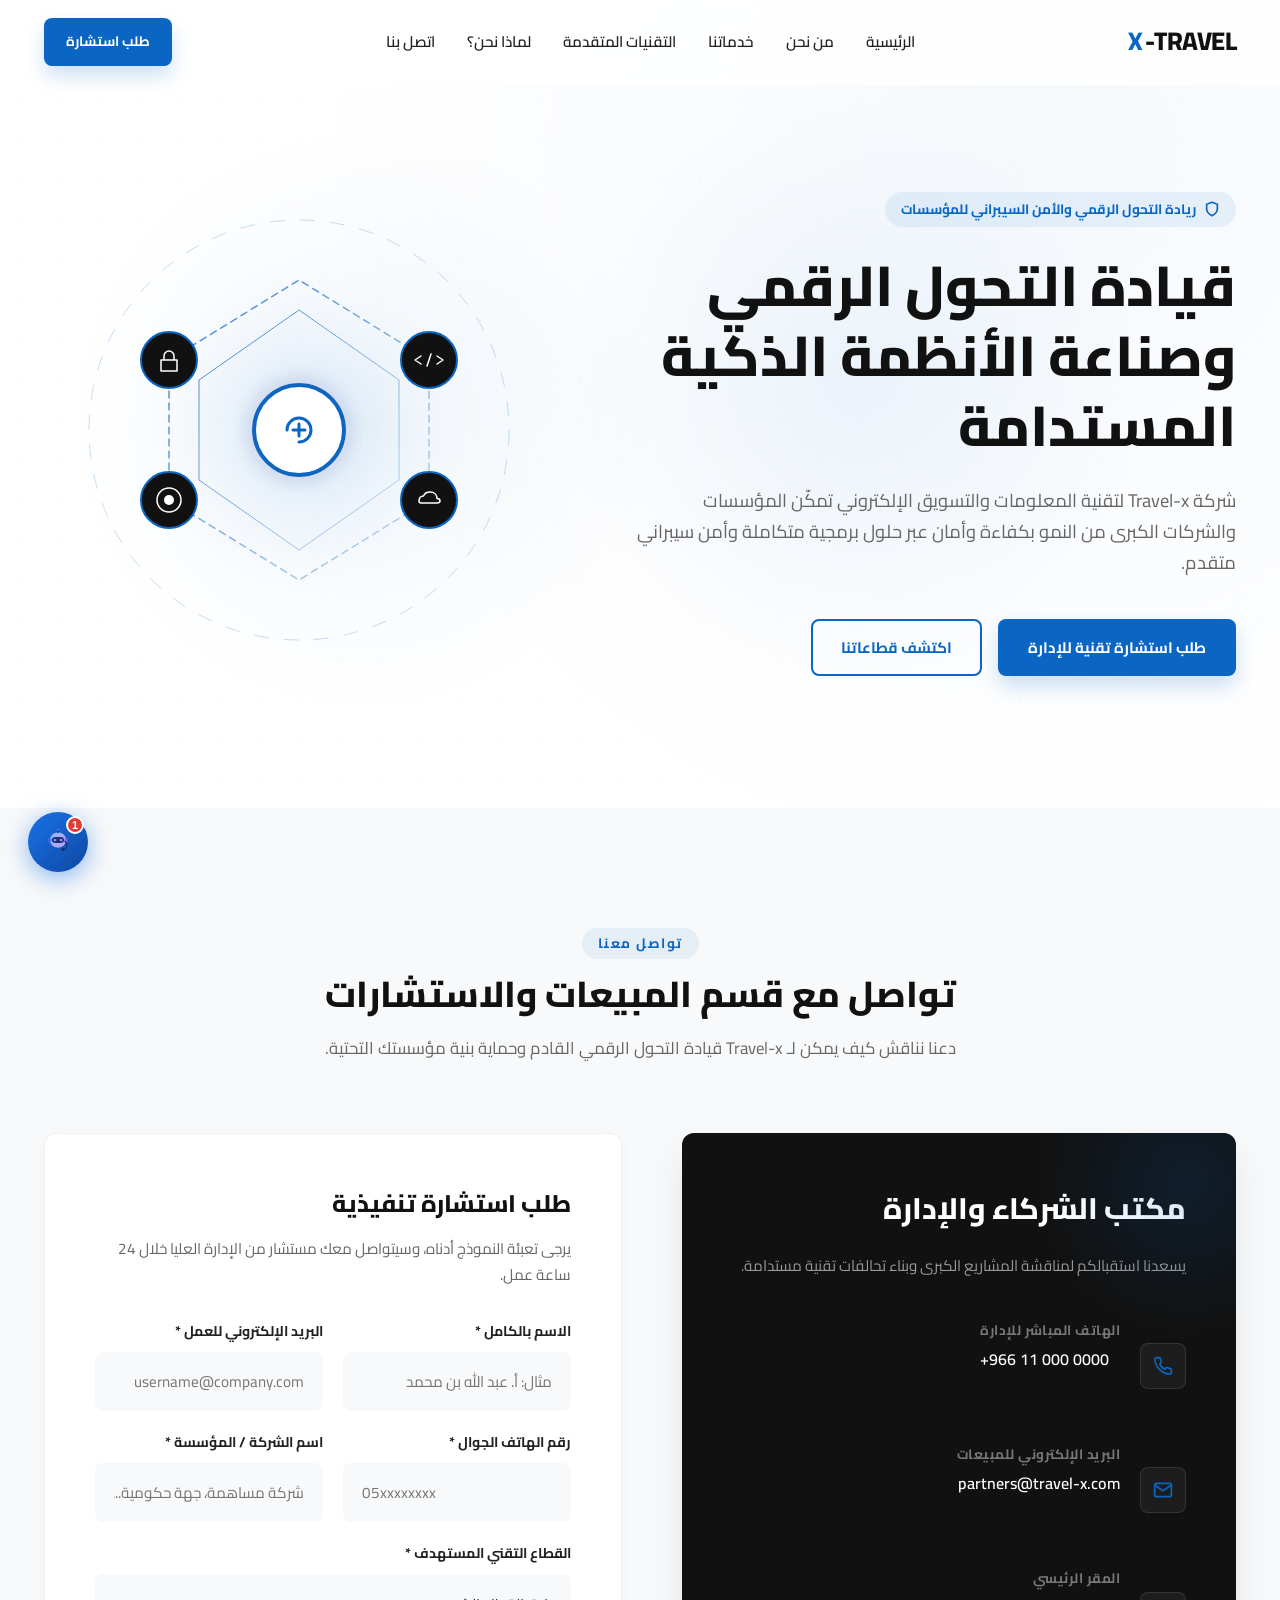
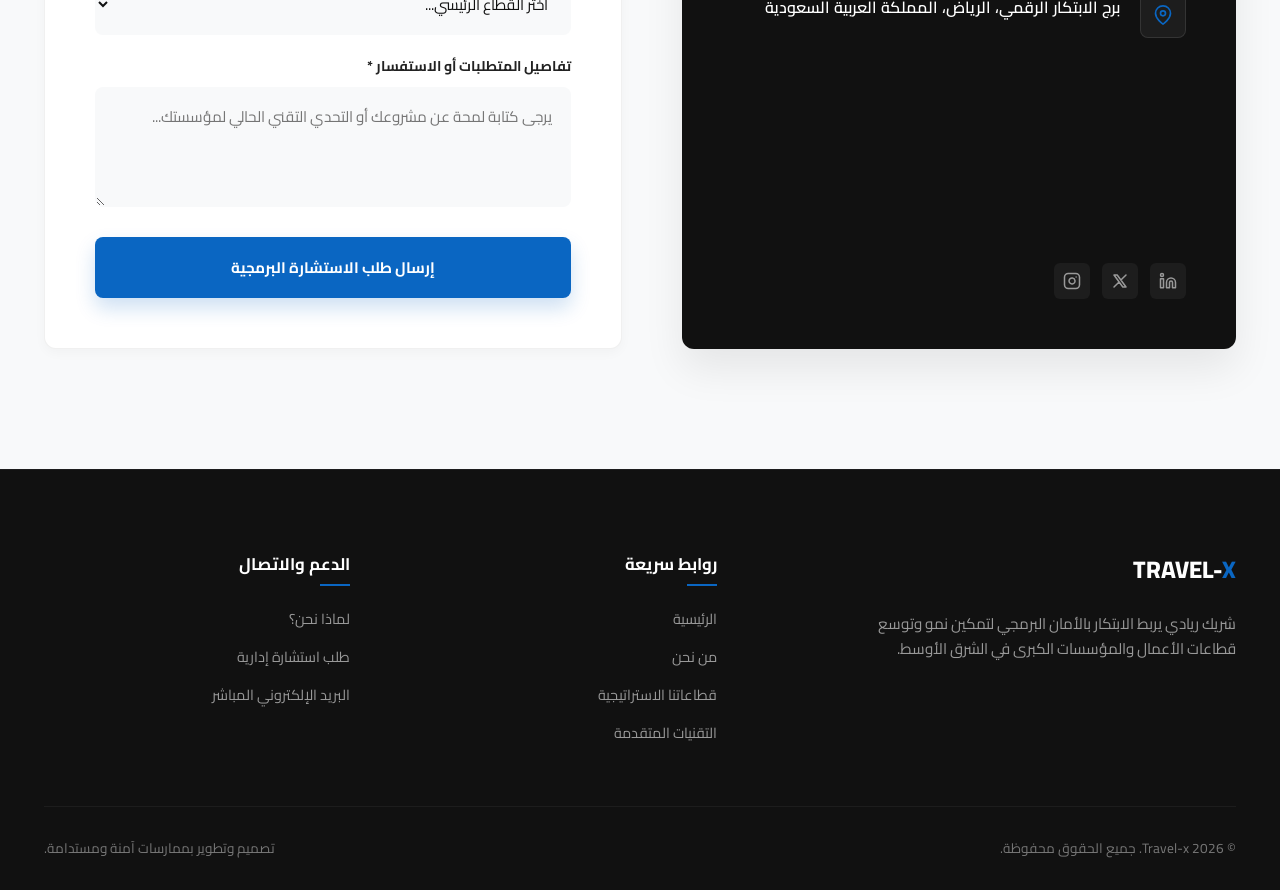
<file: index.html>
<!DOCTYPE html>
<html lang="ar" dir="rtl">

<head>
  <meta charset="UTF-8">
  <meta name="viewport" content="width=device-width, initial-scale=1.0">
  <title>Travel-x | قيادة التحول الرقمي وأنظمة التقنية المتكاملة</title>
  <meta name="description"
    content="شركة Travel-x لتقنية المعلومات والتسويق الإلكتروني تمكّن المؤسسات والشركات الكبرى من النمو بكفاءة وأمان عبر حلول برمجية متكاملة وأمن سيبراني متقدم.">
  <meta name="keywords"
    content="Travel-x, ترافل إكس, أمن سيبراني, برمجة, تسويق رقمي, تحول رقمي, ذكاء اصطناعي, SaaS, ERP, CRM, تطوير مواقع">
  <meta name="author" content="Travel-x">
  <meta property="og:title" content="Travel-x | قيادة التحول الرقمي والحلول البرمجية الفاخرة">
  <meta property="og:description"
    content="تمكين المؤسسات والشركات الكبرى من النمو بكفاءة وأمان عبر حلول برمجية متكاملة وأمن سيبراني متقدم.">
  <meta property="og:type" content="website">
  <link rel="preconnect" href="https://fonts.googleapis.com">
  <link rel="preconnect" href="https://fonts.gstatic.com" crossorigin>
  <link href="https://fonts.googleapis.com/css2?family=Cairo:wght@300;400;500;600;700;800&display=swap"
    rel="stylesheet">
  <link rel="stylesheet" href="styles.css">
</head>

<body>

  <!-- Background Layer -->
  <div class="bg-grid"></div>
  <div class="bg-gradient-radial" style="top: 10%; right: 10%;"></div>
  <div class="bg-gradient-radial" style="bottom: 20%; left: 5%;"></div>

  <!-- Header -->
  <header class="header" id="header">
    <div class="container">
      <nav class="nav-container">
        <div class="logo-container">
          <a href="index.html" class="logo-text" aria-label="الصفحة الرئيسية لشركة Travel-x">
            TRAVEL-<span class="logo-x">X</span>
          </a>
        </div>
        <ul class="nav-list" id="nav-list">
          <li><a href="index.html" class="nav-link active">الرئيسية</a></li>
          <li><a href="about.html" class="nav-link">من نحن</a></li>
          <li><a href="services.html" class="nav-link">خدماتنا</a></li>
          <li><a href="services.html#tech" class="nav-link">التقنيات المتقدمة</a></li>
          <li><a href="about.html#why-us" class="nav-link">لماذا نحن؟</a></li>
          <li><a href="#contact" class="nav-link">اتصل بنا</a></li>
        </ul>
        <div class="header-action">
          <a href="#contact" class="btn btn-primary">طلب استشارة</a>
        </div>
        <button class="menu-toggle" id="menu-toggle" aria-label="فتح قائمة التنقل">
          <span></span><span></span><span></span>
        </button>
      </nav>
    </div>
  </header>

  <!-- Hero Section -->
  <section class="hero-section" id="hero">
    <div class="container">
      <div class="hero-grid">
        <div class="hero-content">
          <div class="hero-tag">
            <svg width="16" height="16" viewBox="0 0 24 24" fill="none" stroke="currentColor" stroke-width="2.5"
              stroke-linecap="round" stroke-linejoin="round">
              <path d="M12 22s8-4 8-10V5l-8-3-8 3v7c0 6 8 10 8 10z" />
            </svg>
            ريادة التحول الرقمي والأمن السيبراني للمؤسسات
          </div>
          <h1 class="hero-headline">قيادة التحول الرقمي وصناعة الأنظمة الذكية المستدامة</h1>
          <p class="hero-subheadline">شركة Travel-x لتقنية المعلومات والتسويق الإلكتروني تمكّن المؤسسات والشركات الكبرى
            من النمو بكفاءة وأمان عبر حلول برمجية متكاملة وأمن سيبراني متقدم.</p>
          <div class="hero-actions">
            <a href="#contact" class="btn btn-primary">طلب استشارة تقنية للإدارة</a>
            <a href="services.html" class="btn btn-outline">اكتشف قطاعاتنا</a>
          </div>
        </div>
        <div class="hero-visual">
          <div class="hero-svg-wrapper">
            <svg viewBox="0 0 500 500" width="100%" height="100%" fill="none" xmlns="http://www.w3.org/2000/svg">
              <defs>
                <radialGradient id="grad-center" cx="50%" cy="50%" r="50%">
                  <stop offset="0%" stop-color="#0A66C2" stop-opacity="0.15" />
                  <stop offset="100%" stop-color="#FFFFFF" stop-opacity="0" />
                </radialGradient>
                <linearGradient id="grad-line" x1="0%" y1="0%" x2="100%" y2="100%">
                  <stop offset="0%" stop-color="#0A66C2" stop-opacity="0.8" />
                  <stop offset="100%" stop-color="#0A66C2" stop-opacity="0.2" />
                </linearGradient>
                <filter id="glow" x="-20%" y="-20%" width="140%" height="140%">
                  <feGaussianBlur stdDeviation="8" result="blur" />
                  <feComposite in="SourceGraphic" in2="blur" operator="over" />
                </filter>
              </defs>
              <circle cx="250" cy="250" r="180" fill="url(#grad-center)" />
              <path class="pulse-glow" d="M120 180L250 100L380 180V320L250 400L120 320V180Z" stroke="url(#grad-line)"
                stroke-width="1.5" stroke-dasharray="8 4" />
              <path d="M150 200L250 130L350 200V300L250 370L150 300V200Z" stroke="url(#grad-line)" stroke-width="1" />
              <line x1="250" y1="100" x2="250" y2="400" stroke="url(#grad-line)" stroke-width="1"
                stroke-opacity="0.5" />
              <line x1="120" y1="250" x2="380" y2="250" stroke="url(#grad-line)" stroke-width="1"
                stroke-opacity="0.5" />
              <g class="float-element">
                <circle cx="250" cy="250" r="45" fill="#FFFFFF" stroke="#0A66C2" stroke-width="4" filter="url(#glow)" />
                <path
                  d="M238 250C238 243.373 243.373 238 250 238C256.627 238 262 243.373 262 250C262 256.627 256.627 262 250 262"
                  stroke="#0A66C2" stroke-width="3" stroke-linecap="round" />
                <path d="M244 250L256 250" stroke="#0A66C2" stroke-width="3" stroke-linecap="round" />
                <path d="M250 244L250 256" stroke="#0A66C2" stroke-width="3" stroke-linecap="round" />
              </g>
              <g class="float-element-delayed">
                <circle cx="120" cy="180" r="28" fill="#111111" stroke="#0A66C2" stroke-width="2" />
                <path
                  d="M115 180V176C115 173.239 117.239 171 120 171C122.761 171 125 173.239 125 176V180M112 180H128V191H112V180Z"
                  stroke="#FFFFFF" stroke-width="1.5" stroke-linecap="round" stroke-linejoin="round" />
              </g>
              <g class="float-element">
                <circle cx="380" cy="180" r="28" fill="#111111" stroke="#0A66C2" stroke-width="2" />
                <path d="M372 176L366 180L372 184M388 176L394 180L388 184M382 174L378 186" stroke="#FFFFFF"
                  stroke-width="1.5" stroke-linecap="round" stroke-linejoin="round" />
              </g>
              <g class="float-element">
                <circle cx="120" cy="320" r="28" fill="#111111" stroke="#0A66C2" stroke-width="2" />
                <circle cx="120" cy="320" r="12" stroke="#FFFFFF" stroke-width="1.5" />
                <circle cx="120" cy="320" r="5" fill="#FFFFFF" />
              </g>
              <g class="float-element-delayed">
                <circle cx="380" cy="320" r="28" fill="#111111" stroke="#0A66C2" stroke-width="2" />
                <path
                  d="M372 323C370.895 323 370 322.105 370 321C370 318.5 371.5 316 374.5 316C375.5 313.5 378 312 381 312C385.5 312 388 315 388 318.5C389.5 318.5 391 319.5 391 321C391 322.5 389.5 323 388 323H372Z"
                  stroke="#FFFFFF" stroke-width="1.5" stroke-linejoin="round" />
              </g>
              <circle cx="250" cy="250" r="210" stroke="#0A66C2" stroke-width="0.75" stroke-opacity="0.3"
                stroke-dasharray="15 15" />
            </svg>
          </div>
        </div>
      </div>
    </div>
  </section>

  <!-- Contact Section -->
  <section class="section alt-bg" id="contact">
    <div class="container">
      <div class="section-header">
        <span class="section-tag">تواصل معنا</span>
        <h2 class="section-title">تواصل مع قسم المبيعات والاستشارات</h2>
        <p class="section-desc">دعنا نناقش كيف يمكن لـ Travel-x قيادة التحول الرقمي القادم وحماية بنية مؤسستك التحتية.
        </p>
      </div>
      <div class="contact-layout">
        <div class="contact-info-panel">
          <div class="contact-info-top">
            <h3>مكتب الشركاء والإدارة</h3>
            <p>يسعدنا استقبالكم لمناقشة المشاريع الكبرى وبناء تحالفات تقنية مستدامة.</p>
            <div class="contact-details">
              <div class="contact-detail-item">
                <div class="contact-detail-icon">
                  <svg width="20" height="20" viewBox="0 0 24 24" fill="none" stroke="currentColor" stroke-width="2"
                    stroke-linecap="round" stroke-linejoin="round">
                    <path
                      d="M22 16.92v3a2 2 0 0 1-2.18 2 19.79 19.79 0 0 1-8.63-3.07 19.5 19.5 0 0 1-6-6 19.79 19.79 0 0 1-3.07-8.67A2 2 0 0 1 4.11 2h3a2 2 0 0 1 2 1.72 12.84 12.84 0 0 0 .7 2.81 2 2 0 0 1-.45 2.11L8.09 9.91a16 16 0 0 0 6 6l1.27-1.27a2 2 0 0 1 2.11-.45 12.84 12.84 0 0 0 2.81.7A2 2 0 0 1 22 16.92z" />
                  </svg>
                </div>
                <div class="contact-detail-text">
                  <h4>الهاتف المباشر للإدارة</h4>
                  <p dir="ltr">+966 11 000 0000</p>
                </div>
              </div>
              <div class="contact-detail-item">
                <div class="contact-detail-icon">
                  <svg width="20" height="20" viewBox="0 0 24 24" fill="none" stroke="currentColor" stroke-width="2"
                    stroke-linecap="round" stroke-linejoin="round">
                    <path d="M4 4h16c1.1 0 2 .9 2 2v12c0 1.1-.9 2-2 2H4c-1.1 0-2-.9-2-2V6c0-1.1.9-2 2-2z" />
                    <polyline points="22,6 12,13 2,6" />
                  </svg>
                </div>
                <div class="contact-detail-text">
                  <h4>البريد الإلكتروني للمبيعات</h4>
                  <p>partners@travel-x.com</p>
                </div>
              </div>
              <div class="contact-detail-item">
                <div class="contact-detail-icon">
                  <svg width="20" height="20" viewBox="0 0 24 24" fill="none" stroke="currentColor" stroke-width="2"
                    stroke-linecap="round" stroke-linejoin="round">
                    <path d="M21 10c0 7-9 13-9 13s-9-6-9-13a9 9 0 0 1 18 0z" />
                    <circle cx="12" cy="10" r="3" />
                  </svg>
                </div>
                <div class="contact-detail-text">
                  <h4>المقر الرئيسي</h4>
                  <p>برج الابتكار الرقمي، الرياض، المملكة العربية السعودية</p>
                </div>
              </div>
            </div>
          </div>
          <div class="social-links">
            <a href="#" class="social-icon" aria-label="رابط لينكد إن"><svg width="18" height="18" viewBox="0 0 24 24"
                fill="none" stroke="currentColor" stroke-width="2" stroke-linecap="round" stroke-linejoin="round">
                <path d="M16 8a6 6 0 0 1 6 6v7h-4v-7a2 2 0 0 0-2-2 2 2 0 0 0-2 2v7h-4v-7a6 6 0 0 1 6-6z" />
                <rect x="2" y="9" width="4" height="12" />
                <circle cx="4" cy="4" r="2" />
              </svg></a>
            <a href="#" class="social-icon" aria-label="رابط إكس"><svg width="18" height="18" viewBox="0 0 24 24"
                fill="none" stroke="currentColor" stroke-width="2" stroke-linecap="round" stroke-linejoin="round">
                <path d="M4 4l11.733 16h4.267l-11.733 -16z M4 20l6.768 -6.768 M20 4l-6.768 6.768" />
              </svg></a>
            <a href="#" class="social-icon" aria-label="رابط إنستغرام"><svg width="18" height="18" viewBox="0 0 24 24"
                fill="none" stroke="currentColor" stroke-width="2" stroke-linecap="round" stroke-linejoin="round">
                <rect x="2" y="2" width="20" height="20" rx="5" ry="5" />
                <path d="M16 11.37A4 4 0 1 1 12.63 8 4 4 0 0 1 16 11.37z" />
                <line x1="17.5" y1="6.5" x2="17.51" y2="6.5" />
              </svg></a>
          </div>
        </div>
        <div class="contact-form-panel">
          <h3>طلب استشارة تنفيذية</h3>
          <p>يرجى تعبئة النموذج أدناه، وسيتواصل معك مستشار من الإدارة العليا خلال 24 ساعة عمل.</p>
          <form class="contact-form" id="contact-form" novalidate>
            <div class="form-group-row">
              <div class="form-group">
                <label for="client-name" class="form-label">الاسم بالكامل *</label>
                <input type="text" id="client-name" class="form-control" placeholder="مثال: أ. عبد الله بن محمد"
                  required>
                <span class="form-error" id="error-name">هذا الحقل مطلوب</span>
              </div>
              <div class="form-group">
                <label for="client-email" class="form-label">البريد الإلكتروني للعمل *</label>
                <input type="email" id="client-email" class="form-control" placeholder="username@company.com" required>
                <span class="form-error" id="error-email">يرجى إدخال بريد إلكتروني صحيح للعمل</span>
              </div>
            </div>
            <div class="form-group-row">
              <div class="form-group">
                <label for="client-phone" class="form-label">رقم الهاتف الجوال *</label>
                <input type="tel" id="client-phone" class="form-control" placeholder="05xxxxxxxx" required>
                <span class="form-error" id="error-phone">يرجى إدخال رقم جوال صحيح</span>
              </div>
              <div class="form-group">
                <label for="client-company" class="form-label">اسم الشركة / المؤسسة *</label>
                <input type="text" id="client-company" class="form-control" placeholder="شركة مساهمة، جهة حكومية..."
                  required>
                <span class="form-error" id="error-company">هذا الحقل مطلوب</span>
              </div>
            </div>
            <div class="form-group">
              <label for="service-type" class="form-label">القطاع التقني المستهدف *</label>
              <select id="service-type" class="form-control" required>
                <option value="" disabled selected>اختر القطاع الرئيسي...</option>
                <option value="cyber">الأمن السيبراني والبنية التحتية (cyberx)</option>
                <option value="saas">البرمجة وتطوير الأنظمة المؤسسية (Txsaas)</option>
                <option value="marketing">التسويق الرقمي وبناء العلامة (destination-x)</option>
                <option value="multi">خدمات استشارية وتحول رقمي متكامل</option>
              </select>
              <span class="form-error" id="error-service">يرجى اختيار القطاع التقني</span>
            </div>
            <div class="form-group">
              <label for="client-message" class="form-label">تفاصيل المتطلبات أو الاستفسار *</label>
              <textarea id="client-message" class="form-control"
                placeholder="يرجى كتابة لمحة عن مشروعك أو التحدي التقني الحالي لمؤسستك..." required></textarea>
              <span class="form-error" id="error-message">يرجى كتابة تفاصيل الاستشارة المطلوبة</span>
            </div>
            <button type="submit" class="btn btn-primary" style="width: 100%; margin-top: 10px;">إرسال طلب الاستشارة
              البرمجية</button>
          </form>
        </div>
      </div>
    </div>
  </section>

  <!-- Footer -->
  <footer class="footer">
    <div class="container">
      <div class="footer-top">
        <div class="footer-about">
          <h4>TRAVEL-<span>X</span></h4>
          <p>شريك ريادي يربط الابتكار بالأمان البرمجي لتمكين نمو وتوسع قطاعات الأعمال والمؤسسات الكبرى في الشرق الأوسط.
          </p>
        </div>
        <div class="footer-links">
          <h5>روابط سريعة</h5>
          <ul class="footer-links-list">
            <li class="footer-link"><a href="index.html">الرئيسية</a></li>
            <li class="footer-link"><a href="about.html">من نحن</a></li>
            <li class="footer-link"><a href="services.html">قطاعاتنا الاستراتيجية</a></li>
            <li class="footer-link"><a href="services.html#tech">التقنيات المتقدمة</a></li>
          </ul>
        </div>
        <div class="footer-links">
          <h5>الدعم والاتصال</h5>
          <ul class="footer-links-list">
            <li class="footer-link"><a href="about.html#why-us">لماذا نحن؟</a></li>
            <li class="footer-link"><a href="#contact">طلب استشارة إدارية</a></li>
            <li class="footer-link"><a href="mailto:partners@travel-x.com">البريد الإلكتروني المباشر</a></li>
          </ul>
        </div>
      </div>
      <div class="footer-bottom">
        <p>&copy; 2026 Travel-x. جميع الحقوق محفوظة.</p>
        <p>تصميم وتطوير بممارسات آمنة ومستدامة.</p>
      </div>
    </div>
  </footer>

  <!-- Toast -->
  <div class="toast" id="submit-toast" role="alert">
    <svg width="20" height="20" viewBox="0 0 24 24" fill="none" stroke="var(--primary)" stroke-width="2.5"
      stroke-linecap="round" stroke-linejoin="round">
      <path d="M22 11.08V12a10 10 0 1 1-5.93-9.14" />
      <polyline points="22 4 12 14.01 9 11.01" />
    </svg>
    <span>تم استلام طلبكم الاستشاري بنجاح. سنقوم بالاتصال بكم قريباً.</span>
  </div>

  <!-- Back to top -->
  <button class="back-to-top" id="back-to-top" aria-label="الرجوع للأعلى">
    <svg width="20" height="20" viewBox="0 0 24 24" fill="none" stroke="currentColor" stroke-width="2.5"
      stroke-linecap="round" stroke-linejoin="round">
      <polyline points="18 15 12 9 6 15" />
    </svg>
  </button>

  <!-- ===== Chat Widget ===== -->

  <!-- Floating Button (bottom-left) -->
  <button class="chat-fab" id="chatFab" aria-label="فتح المساعد الذكي">
    <span class="chat-fab-icon chat-icon-open">
      <svg width="32" height="32" viewBox="0 0 64 64" fill="none" xmlns="http://www.w3.org/2000/svg">
        <!-- Head -->
        <ellipse cx="32" cy="28" rx="16" ry="15" fill="#E8EEFF" />
        <ellipse cx="32" cy="28" rx="16" ry="15" fill="url(#botGrad)" opacity="0.5" />
        <!-- Face visor -->
        <rect x="20" y="22" width="24" height="12" rx="6" fill="#1a2f6e" />
        <!-- Eyes -->
        <circle cx="26" cy="28" r="3" fill="#4C6EF5" />
        <circle cx="38" cy="28" r="3" fill="#845EF7" />
        <circle cx="26" cy="28" r="1.2" fill="white" />
        <circle cx="38" cy="28" r="1.2" fill="white" />
        <!-- Antenna -->
        <line x1="32" y1="13" x2="32" y2="8" stroke="#1a2f6e" stroke-width="2.5" stroke-linecap="round" />
        <circle cx="32" cy="7" r="2.5" fill="#4C6EF5" />
        <!-- Ears -->
        <rect x="13" y="24" width="6" height="9" rx="3" fill="#4C6EF5" />
        <rect x="45" y="24" width="6" height="9" rx="3" fill="#845EF7" />
        <!-- Headset mic -->
        <path d="M46 31 Q52 36 48 44 Q46 47 43 46" stroke="#1a2f6e" stroke-width="2.5" stroke-linecap="round"
          fill="none" />
        <circle cx="42" cy="47" r="3.5" fill="#1a2f6e" />
        <defs>
          <linearGradient id="botGrad" x1="16" y1="13" x2="48" y2="43" gradientUnits="userSpaceOnUse">
            <stop offset="0%" stop-color="#4C6EF5" />
            <stop offset="100%" stop-color="#845EF7" />
          </linearGradient>
        </defs>
      </svg>
    </span>
    <span class="chat-fab-icon chat-icon-close" style="display:none">
      <svg width="22" height="22" viewBox="0 0 24 24" fill="none" stroke="currentColor" stroke-width="2.5"
        stroke-linecap="round" stroke-linejoin="round">
        <line x1="18" y1="6" x2="6" y2="18" />
        <line x1="6" y1="6" x2="18" y2="18" />
      </svg>
    </span>
    <span class="chat-fab-badge" id="chatBadge">1</span>
  </button>

  <!-- Chat Popup -->
  <div class="chat-popup" id="chatPopup" aria-hidden="true">
    <div class="chat-popup-header">
      <div class="chat-popup-logo">
        <svg width="20" height="20" viewBox="0 0 24 24" fill="none" stroke="currentColor" stroke-width="2"
          stroke-linecap="round" stroke-linejoin="round">
          <path d="M12 2L2 7l10 5 10-5-10-5z" />
          <path d="M2 17l10 5 10-5" />
          <path d="M2 12l10 5 10-5" />
        </svg>
      </div>
      <div class="chat-popup-info">
        <span class="chat-popup-name">ترافل اكس — المساعد الذكي</span>
        <span class="chat-popup-status">
          <span class="chat-popup-dot" id="popupDot"></span>
          <span id="popupStatusText">متصل الآن</span>
        </span>
      </div>
      <button class="chat-popup-close" id="chatClose" aria-label="إغلاق الدردشة">
        <svg width="18" height="18" viewBox="0 0 24 24" fill="none" stroke="currentColor" stroke-width="2.5"
          stroke-linecap="round" stroke-linejoin="round">
          <line x1="18" y1="6" x2="6" y2="18" />
          <line x1="6" y1="6" x2="18" y2="18" />
        </svg>
      </button>
    </div>
    <div class="chat-popup-messages" id="popupMessages"></div>
    <div class="chat-popup-input-area">
      <div class="chat-popup-input-wrap">
        <textarea id="popupInput" rows="1" placeholder="اكتب رسالتك..." aria-label="حقل الرسالة"></textarea>
        <button id="popupSendBtn" aria-label="إرسال">
          <svg width="18" height="18" viewBox="0 0 24 24" fill="none" stroke="currentColor" stroke-width="2.5"
            stroke-linecap="round" stroke-linejoin="round">
            <line x1="22" y1="2" x2="11" y2="13" />
            <polygon points="22 2 15 22 11 13 2 9 22 2" />
          </svg>
        </button>
      </div>
      <p class="chat-popup-hint">Enter للإرسال &nbsp;·&nbsp; Shift+Enter لسطر جديد</p>
    </div>
  </div>

  <style>
    /* ===== Floating Button ===== */
    .chat-fab {
      position: fixed;
      bottom: 28px;
      left: 28px;
      z-index: 1200;
      width: 60px;
      height: 60px;
      border-radius: 50%;
      border: none;
      background: linear-gradient(135deg, #1a73e8, #0d47a1);
      color: #fff;
      cursor: pointer;
      display: flex;
      align-items: center;
      justify-content: center;
      box-shadow: 0 6px 24px rgba(26, 115, 232, 0.5);
      transition: transform 0.2s, box-shadow 0.2s;
    }

    .chat-fab:hover {
      transform: scale(1.1);
      box-shadow: 0 10px 32px rgba(26, 115, 232, 0.65);
    }

    .chat-fab:active {
      transform: scale(0.95);
    }

    .chat-fab-icon {
      display: flex;
      align-items: center;
      justify-content: center;
    }

    .chat-fab-badge {
      position: absolute;
      top: 4px;
      right: 4px;
      width: 18px;
      height: 18px;
      border-radius: 50%;
      background: #e53935;
      color: #fff;
      font-size: 11px;
      font-weight: 700;
      display: flex;
      align-items: center;
      justify-content: center;
      border: 2px solid #fff;
      animation: badgePop 0.4s ease;
    }

    .chat-fab-badge.hidden {
      display: none;
    }

    @keyframes badgePop {
      0% {
        transform: scale(0);
      }

      70% {
        transform: scale(1.25);
      }

      100% {
        transform: scale(1);
      }
    }

    /* ===== Popup ===== */
    .chat-popup {
      position: fixed;
      bottom: 104px;
      left: 28px;
      z-index: 1100;
      width: 370px;
      max-width: calc(100vw - 40px);
      height: 520px;
      max-height: calc(100vh - 140px);
      background: #0d1117;
      border-radius: 20px;
      display: flex;
      flex-direction: column;
      box-shadow: 0 20px 60px rgba(0, 0, 0, 0.55), 0 0 0 1px rgba(255, 255, 255, 0.06);
      transform: scale(0.85) translateY(20px);
      transform-origin: bottom left;
      opacity: 0;
      pointer-events: none;
      transition: transform 0.25s cubic-bezier(.34, 1.56, .64, 1), opacity 0.2s ease;
    }

    .chat-popup.open {
      transform: scale(1) translateY(0);
      opacity: 1;
      pointer-events: all;
    }

    .chat-popup-header {
      background: linear-gradient(90deg, #1a73e8, #0d47a1);
      padding: 14px 16px;
      display: flex;
      align-items: center;
      gap: 10px;
      border-radius: 20px 20px 0 0;
      flex-shrink: 0;
    }

    .chat-popup-logo {
      width: 38px;
      height: 38px;
      border-radius: 50%;
      background: rgba(255, 255, 255, 0.15);
      border: 1.5px solid rgba(255, 255, 255, 0.3);
      display: flex;
      align-items: center;
      justify-content: center;
      color: #fff;
      flex-shrink: 0;
    }

    .chat-popup-info {
      flex: 1;
    }

    .chat-popup-name {
      display: block;
      font-size: 14px;
      font-weight: 700;
      color: #fff;
    }

    .chat-popup-status {
      display: flex;
      align-items: center;
      gap: 5px;
      font-size: 12px;
      color: rgba(255, 255, 255, 0.75);
      margin-top: 2px;
    }

    .chat-popup-dot {
      width: 7px;
      height: 7px;
      border-radius: 50%;
      background: #4caf50;
      animation: chatDotPulse 2s infinite;
    }

    .chat-popup-dot.offline {
      background: #f44336;
      animation: none;
    }

    @keyframes chatDotPulse {

      0%,
      100% {
        opacity: 1;
        transform: scale(1);
      }

      50% {
        opacity: 0.6;
        transform: scale(1.3);
      }
    }

    .chat-popup-close {
      background: rgba(255, 255, 255, 0.12);
      border: none;
      border-radius: 8px;
      color: #fff;
      width: 32px;
      height: 32px;
      cursor: pointer;
      display: flex;
      align-items: center;
      justify-content: center;
      transition: background 0.2s;
      flex-shrink: 0;
    }

    .chat-popup-close:hover {
      background: rgba(255, 255, 255, 0.25);
    }

    .chat-popup-messages {
      flex: 1;
      overflow-y: auto;
      padding: 16px 14px;
      display: flex;
      flex-direction: column;
      gap: 12px;
      scroll-behavior: smooth;
    }

    .chat-popup-messages::-webkit-scrollbar {
      width: 4px;
    }

    .chat-popup-messages::-webkit-scrollbar-thumb {
      background: #30363d;
      border-radius: 4px;
    }

    .pm-row {
      display: flex;
      align-items: flex-end;
      gap: 8px;
      max-width: 85%;
      animation: fadeSlideUp 0.3s ease;
    }

    .pm-row.bot {
      align-self: flex-start;
    }

    .pm-row.user {
      align-self: flex-end;
      flex-direction: row-reverse;
    }

    @keyframes fadeSlideUp {
      from {
        opacity: 0;
        transform: translateY(10px);
      }

      to {
        opacity: 1;
        transform: translateY(0);
      }
    }

    .pm-avatar {
      width: 28px;
      height: 28px;
      border-radius: 50%;
      flex-shrink: 0;
      display: flex;
      align-items: center;
      justify-content: center;
      font-size: 14px;
    }

    .pm-row.bot .pm-avatar {
      background: linear-gradient(135deg, #1a73e8, #0d47a1);
      color: #fff;
    }

    .pm-row.user .pm-avatar {
      background: linear-gradient(135deg, #00c9a7, #00796b);
      color: #fff;
    }

    .pm-col {
      display: flex;
      flex-direction: column;
    }

    .pm-row.user .pm-col {
      align-items: flex-end;
    }

    .pm-row.bot .pm-col {
      align-items: flex-start;
    }

    .pm-bubble {
      padding: 10px 13px;
      border-radius: 16px;
      font-size: 14px;
      line-height: 1.55;
      word-break: break-word;
      max-width: 100%;
    }

    .pm-row.bot .pm-bubble {
      background: #161b22;
      color: #e6edf3;
      border: 1px solid #21262d;
      border-bottom-left-radius: 4px;
    }

    .pm-row.user .pm-bubble {
      background: linear-gradient(135deg, #1a73e8, #0d47a1);
      color: #fff;
      border-bottom-right-radius: 4px;
    }

    .pm-time {
      font-size: 10px;
      color: #484f58;
      margin-top: 3px;
      padding: 0 3px;
    }

    .pm-typing {
      display: flex;
      align-items: flex-end;
      gap: 8px;
      align-self: flex-start;
      animation: fadeSlideUp 0.3s ease;
    }

    .pm-typing-bubble {
      background: #161b22;
      border: 1px solid #21262d;
      border-radius: 16px;
      border-bottom-left-radius: 4px;
      padding: 12px 14px;
      display: flex;
      gap: 4px;
    }

    .pm-dot {
      width: 6px;
      height: 6px;
      border-radius: 50%;
      background: #484f58;
      animation: typingBounce 1.2s infinite;
    }

    .pm-dot:nth-child(2) {
      animation-delay: 0.2s;
    }

    .pm-dot:nth-child(3) {
      animation-delay: 0.4s;
    }

    @keyframes typingBounce {

      0%,
      60%,
      100% {
        transform: translateY(0);
        background: #484f58;
      }

      30% {
        transform: translateY(-6px);
        background: #1a73e8;
      }
    }

    .pm-error {
      background: #1a0a0a;
      border: 1px solid #5a1a1a;
      color: #f48771;
      border-radius: 16px;
      border-bottom-left-radius: 4px;
      padding: 10px 13px;
      font-size: 13px;
      display: flex;
      align-items: center;
      gap: 6px;
    }

    .chat-popup-input-area {
      padding: 10px 12px 12px;
      background: #161b22;
      border-top: 1px solid #21262d;
      border-radius: 0 0 20px 20px;
      flex-shrink: 0;
    }

    .chat-popup-input-wrap {
      display: flex;
      align-items: flex-end;
      gap: 8px;
      background: #0d1117;
      border: 1.5px solid #30363d;
      border-radius: 12px;
      padding: 8px 10px;
      transition: border-color 0.2s;
    }

    .chat-popup-input-wrap:focus-within {
      border-color: #1a73e8;
    }

    #popupInput {
      flex: 1;
      background: transparent;
      border: none;
      outline: none;
      color: #e6edf3;
      font-size: 14px;
      font-family: inherit;
      resize: none;
      min-height: 22px;
      max-height: 90px;
      line-height: 1.5;
      direction: rtl;
    }

    #popupInput::placeholder {
      color: #484f58;
    }

    #popupSendBtn {
      width: 34px;
      height: 34px;
      border-radius: 9px;
      border: none;
      background: linear-gradient(135deg, #1a73e8, #0d47a1);
      color: #fff;
      cursor: pointer;
      display: flex;
      align-items: center;
      justify-content: center;
      flex-shrink: 0;
      transition: transform 0.15s, opacity 0.15s;
    }

    #popupSendBtn:hover {
      transform: scale(1.08);
    }

    #popupSendBtn:active {
      transform: scale(0.93);
    }

    #popupSendBtn:disabled {
      opacity: 0.4;
      cursor: not-allowed;
      transform: none;
    }

    .chat-popup-hint {
      font-size: 11px;
      color: #484f58;
      margin-top: 6px;
      text-align: center;
    }

    @media (max-width: 480px) {
      .chat-popup {
        width: calc(100vw - 20px);
        left: 10px;
        bottom: 90px;
      }

      .chat-fab {
        left: 16px;
        bottom: 16px;
      }
    }
  </style>

  <!-- ===== Scripts ===== -->
  <script>
    document.addEventListener('DOMContentLoaded', () => {

      /* ---- Navbar ---- */
      const header = document.getElementById('header');
      window.addEventListener('scroll', () => {
        header.classList.toggle('scrolled', window.scrollY > 50);
      });

      const navLinks = document.querySelectorAll('.nav-link');
      const contactSection = document.getElementById('contact');
      window.addEventListener('scroll', () => {
        if (!contactSection) return;
        navLinks.forEach(l => l.classList.remove('active'));
        if (window.scrollY >= contactSection.offsetTop - 250) {
          const cl = document.querySelector('a[href="#contact"]');
          if (cl) cl.classList.add('active');
        } else {
          const hl = document.querySelector('a[href="index.html"]');
          if (hl) hl.classList.add('active');
        }
      });

      const menuToggle = document.getElementById('menu-toggle');
      const navList = document.getElementById('nav-list');
      menuToggle.addEventListener('click', () => {
        menuToggle.classList.toggle('active');
        navList.classList.toggle('active');
      });
      navLinks.forEach(l => l.addEventListener('click', () => {
        menuToggle.classList.remove('active');
        navList.classList.remove('active');
      }));

      /* ---- Back to top ---- */
      const backToTopBtn = document.getElementById('back-to-top');
      window.addEventListener('scroll', () => {
        backToTopBtn.classList.toggle('visible', window.scrollY > 400);
      });
      backToTopBtn.addEventListener('click', () => window.scrollTo({ top: 0, behavior: 'smooth' }));

      /* ---- Form Validation ---- */
      const contactForm = document.getElementById('contact-form');
      const toast = document.getElementById('submit-toast');
      contactForm.addEventListener('submit', (e) => {
        e.preventDefault();
        let isValid = true;
        document.querySelectorAll('.form-error').forEach(el => el.style.display = 'none');
        document.querySelectorAll('.form-control').forEach(el => el.style.borderColor = 'transparent');

        const v = (id, errId, check) => {
          const el = document.getElementById(id);
          if (!check(el.value)) {
            document.getElementById(errId).style.display = 'block';
            el.style.borderColor = '#D32F2F';
            isValid = false;
          }
        };
        v('client-name', 'error-name', val => val.trim());
        v('client-email', 'error-email', val => /^[^\s@]+@[^\s@]+\.[^\s@]+$/.test(val));
        v('client-phone', 'error-phone', val => val.trim() && val.length >= 9);
        v('client-company', 'error-company', val => val.trim());
        v('service-type', 'error-service', val => val);
        v('client-message', 'error-message', val => val.trim());

        if (isValid) {
          toast.classList.add('show');
          contactForm.reset();
          setTimeout(() => toast.classList.remove('show'), 4000);
        }
      });

      /* ---- Chat Widget ---- */
      const WEBHOOK_URL = 'http://localhost:5678/webhook/c639af06-2b6f-4132-a783-bf62ee6d8de2';

      function getSession() {
        let id = localStorage.getItem('travelx_session_id');
        if (!id) {
          id = 'sess_' + Date.now() + '_' + Math.random().toString(36).slice(2, 9);
          localStorage.setItem('travelx_session_id', id);
        }
        return id;
      }
      const sessionId = getSession();

      const fab = document.getElementById('chatFab');
      const popup = document.getElementById('chatPopup');
      const closeBtn = document.getElementById('chatClose');
      const messagesEl = document.getElementById('popupMessages');
      const inputEl = document.getElementById('popupInput');
      const sendBtn = document.getElementById('popupSendBtn');
      const badge = document.getElementById('chatBadge');
      const popupDot = document.getElementById('popupDot');
      const popupStat = document.getElementById('popupStatusText');
      const fabOpenIco = fab.querySelector('.chat-icon-open');
      const fabCloseIco = fab.querySelector('.chat-icon-close');

      let isOpen = false, welcomed = false;

      function togglePopup() {
        isOpen = !isOpen;
        popup.classList.toggle('open', isOpen);
        popup.setAttribute('aria-hidden', String(!isOpen));
        fabOpenIco.style.display = isOpen ? 'none' : 'flex';
        fabCloseIco.style.display = isOpen ? 'flex' : 'none';
        badge.classList.add('hidden');
        if (isOpen) {
          if (!welcomed) { welcomed = true; appendBot('أهلاً وسهلاً! 🌍✈️ أنا مساعد ترافل اكس الذكي. كيف يمكنني مساعدتك اليوم؟'); }
          setTimeout(() => inputEl.focus(), 250);
        }
      }

      fab.addEventListener('click', togglePopup);
      closeBtn.addEventListener('click', togglePopup);
      document.addEventListener('click', (e) => {
        if (isOpen && !popup.contains(e.target) && !fab.contains(e.target)) togglePopup();
      });

      function nowTime() { return new Date().toLocaleTimeString('ar-SA', { hour: '2-digit', minute: '2-digit' }); }
      function scrollDown() { messagesEl.scrollTo({ top: messagesEl.scrollHeight, behavior: 'smooth' }); }
      function setOnline(on) {
        popupDot.className = 'chat-popup-dot' + (on ? '' : ' offline');
        popupStat.textContent = on ? 'متصل الآن' : 'غير متصل';
      }
      function esc(s) { return s.replace(/&/g, '&amp;').replace(/</g, '&lt;').replace(/>/g, '&gt;').replace(/\n/g, '<br>'); }

      function appendBot(text) {
        const row = document.createElement('div');
        row.className = 'pm-row bot';
        row.innerHTML = `<div class="pm-avatar">🤖</div><div class="pm-col"><div class="pm-bubble">${esc(text)}</div><div class="pm-time">${nowTime()}</div></div>`;
        messagesEl.appendChild(row); scrollDown();
      }
      function appendUser(text) {
        const row = document.createElement('div');
        row.className = 'pm-row user';
        row.innerHTML = `<div class="pm-avatar">👤</div><div class="pm-col"><div class="pm-bubble">${esc(text)}</div><div class="pm-time">${nowTime()}</div></div>`;
        messagesEl.appendChild(row); scrollDown();
      }
      function appendError(text) {
        const row = document.createElement('div');
        row.className = 'pm-typing';
        row.innerHTML = `<div class="pm-avatar" style="background:linear-gradient(135deg,#1a73e8,#0d47a1);color:#fff;width:28px;height:28px;border-radius:50%;display:flex;align-items:center;justify-content:center;">🤖</div><div class="pm-error">⚠️ ${esc(text)}</div>`;
        messagesEl.appendChild(row); scrollDown();
      }

      let typingEl = null;
      function showTyping() {
        typingEl = document.createElement('div');
        typingEl.className = 'pm-typing';
        typingEl.innerHTML = `<div class="pm-avatar" style="background:linear-gradient(135deg,#1a73e8,#0d47a1);color:#fff;width:28px;height:28px;border-radius:50%;display:flex;align-items:center;justify-content:center;">🤖</div><div class="pm-typing-bubble"><div class="pm-dot"></div><div class="pm-dot"></div><div class="pm-dot"></div></div>`;
        messagesEl.appendChild(typingEl); scrollDown();
      }
      function hideTyping() { if (typingEl) { typingEl.remove(); typingEl = null; } }

      async function send() {
        const text = inputEl.value.trim();
        if (!text || sendBtn.disabled) return;
        sendBtn.disabled = true;
        inputEl.disabled = true;
        inputEl.value = '';
        autoResize();
        appendUser(text);
        showTyping();
        try {
          const res = await fetch(WEBHOOK_URL, {
            method: 'POST',
            headers: { 'Content-Type': 'application/json' },
            body: JSON.stringify({ message: text, sessionId })
          });
          hideTyping();
          if (!res.ok) { appendError('خطأ من الخادم (' + res.status + '). حاول مجدداً.'); setOnline(false); }
          else {
            setOnline(true);
            const data = await res.json();
            const reply = data?.output || data?.response || data?.text || data?.message;
            reply ? appendBot(reply) : appendError('استلمت رداً فارغاً من الخادم.');
          }
        } catch (err) {
          hideTyping(); setOnline(false);
          appendError('تعذّر الاتصال بالخادم. تأكد من تشغيل n8n.');
        } finally {
          sendBtn.disabled = false;
          inputEl.disabled = false;
          inputEl.focus();
        }
      }

      function autoResize() {
        inputEl.style.height = 'auto';
        inputEl.style.height = Math.min(inputEl.scrollHeight, 90) + 'px';
      }

      inputEl.addEventListener('input', autoResize);
      inputEl.addEventListener('keydown', (e) => {
        if (e.key === 'Enter' && !e.shiftKey) { e.preventDefault(); send(); }
      });
      sendBtn.addEventListener('click', send);
    });
  </script>

</body>

</html>
</file>
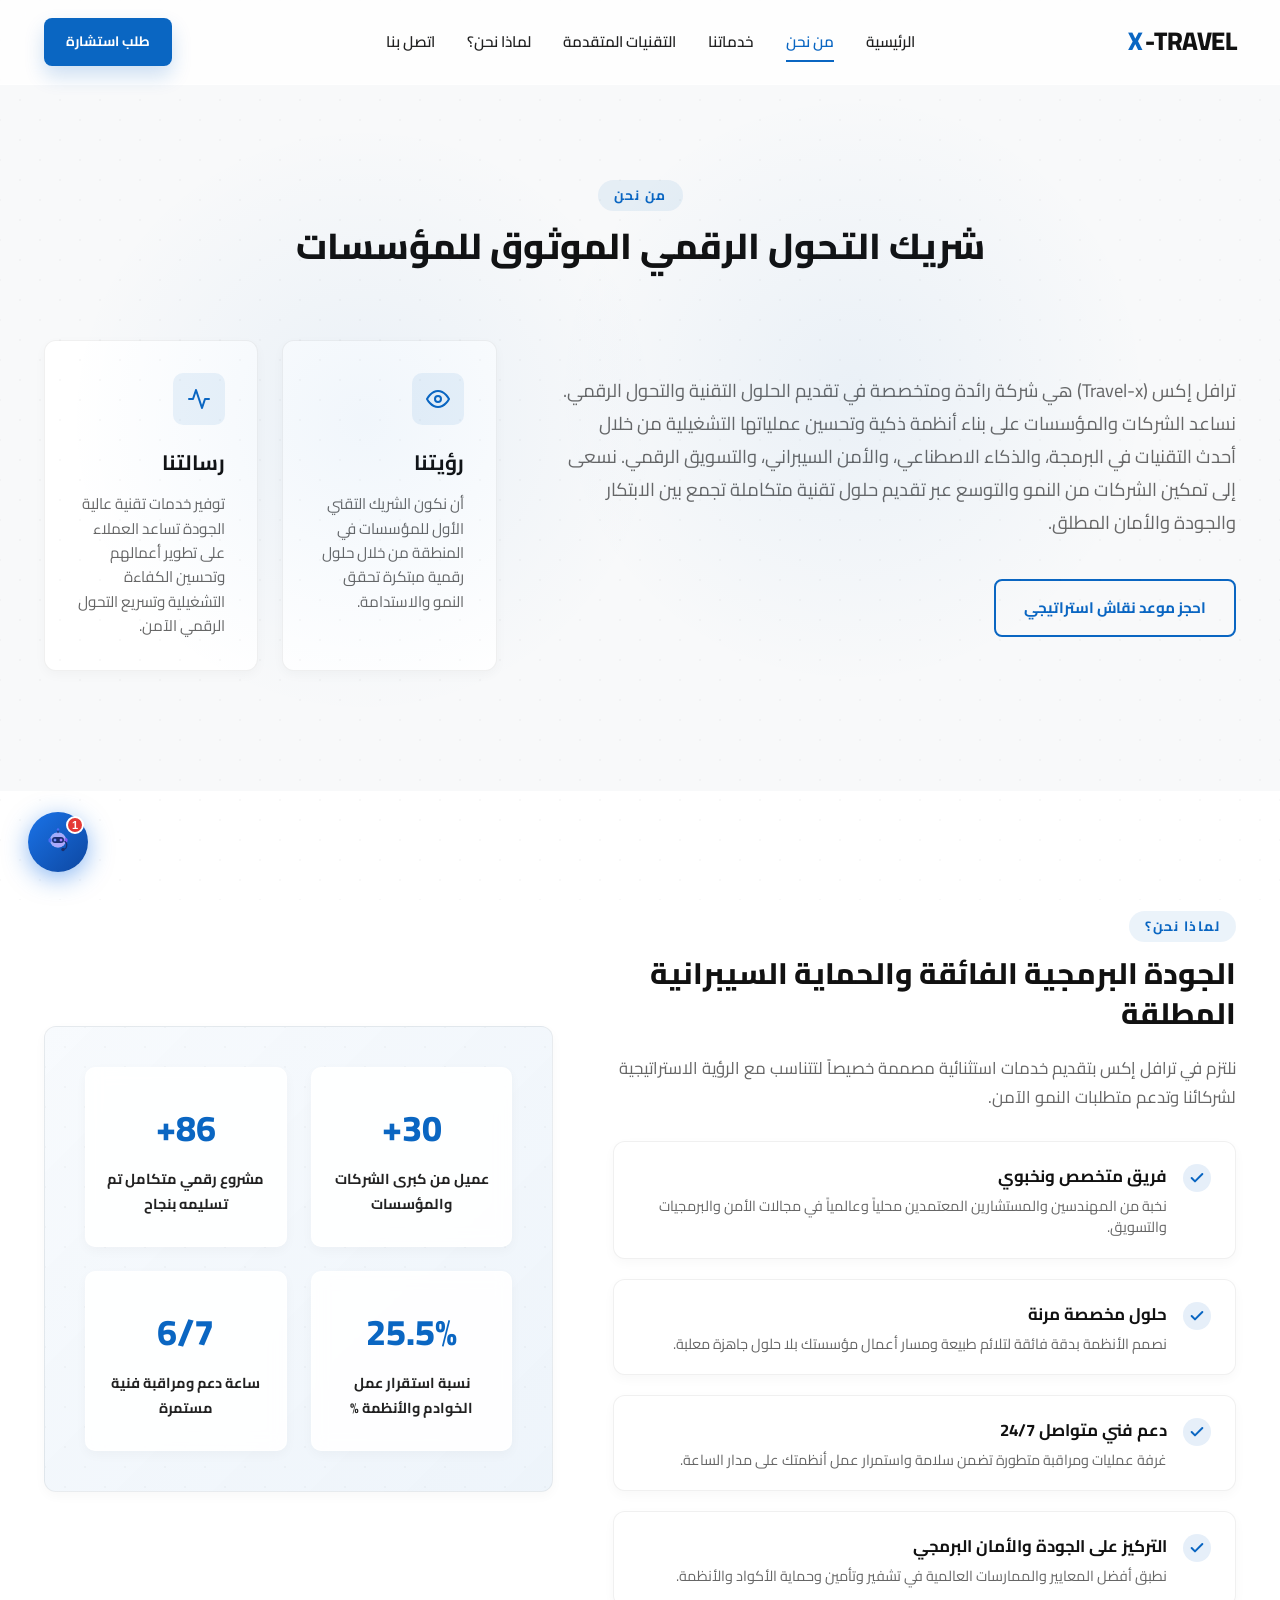
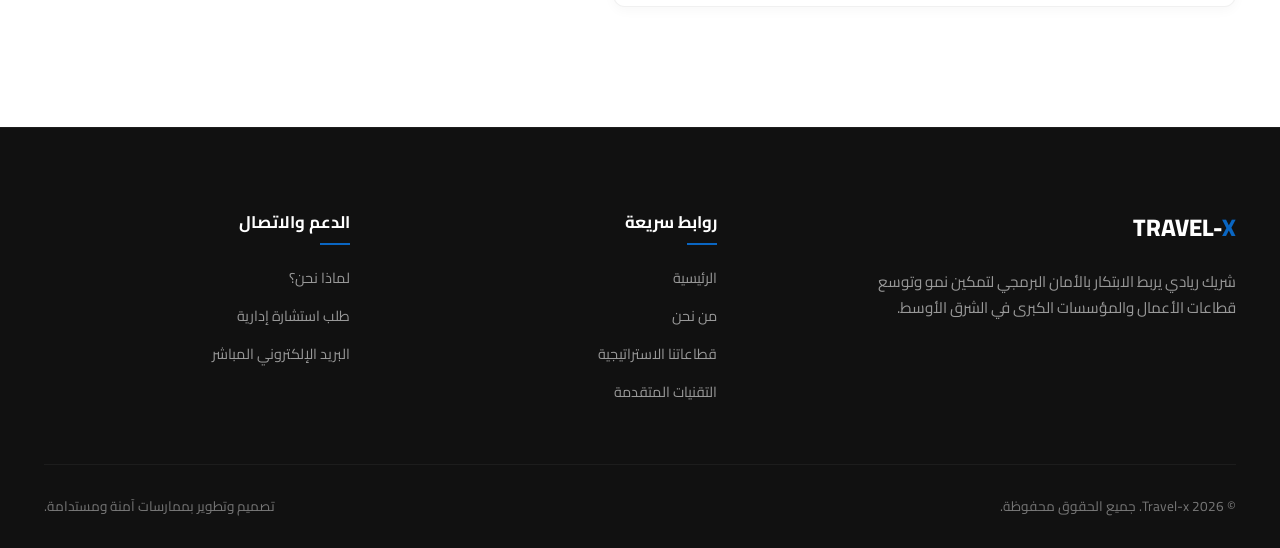
<file: about.html>
<!DOCTYPE html>
<html lang="ar" dir="rtl">
<head>
  <meta charset="UTF-8">
  <meta name="viewport" content="width=device-width, initial-scale=1.0">
  <title>من نحن | Travel-x - ريادة التحول الرقمي</title>
  <meta name="description" content="تعرّف على ترافل إكس (Travel-x)، الشركة الرائدة في تقديم الحلول التقنية المبتكرة، التحول الرقمي، الأمن السيبراني، والتسويق الرقمي في المنطقة.">
  
  <!-- Typography (Cairo) -->
  <link rel="preconnect" href="https://fonts.googleapis.com">
  <link rel="preconnect" href="https://fonts.gstatic.com" crossorigin>
  <link href="https://fonts.googleapis.com/css2?family=Cairo:wght@300;400;500;600;700;800&display=swap" rel="stylesheet">
  
  <!-- Shared Stylesheet -->
  <link rel="stylesheet" href="styles.css">
</head>
<body>

  <!-- Background Layer -->
  <div class="bg-grid"></div>
  <div class="bg-gradient-radial" style="top: 10%; right: 10%;"></div>
  <div class="bg-gradient-radial" style="bottom: 20%; left: 5%;"></div>

  <!-- Header & Premium Sticky Glassmorphism Navbar -->
  <header class="header" id="header">
    <div class="container">
      <nav class="nav-container">
        <div class="logo-container">
          <a href="index.html" class="logo-text" aria-label="الصفحة الرئيسية لشركة Travel-x">
            TRAVEL-<span class="logo-x">X</span>
          </a>
        </div>
        
        <ul class="nav-list" id="nav-list">
          <li><a href="index.html" class="nav-link">الرئيسية</a></li>
          <li><a href="about.html" class="nav-link active">من نحن</a></li>
          <li><a href="services.html" class="nav-link">خدماتنا</a></li>
          <li><a href="services.html#tech" class="nav-link">التقنيات المتقدمة</a></li>
          <li><a href="about.html#why-us" class="nav-link">لماذا نحن؟</a></li>
          <li><a href="index.html#contact" class="nav-link">اتصل بنا</a></li>
        </ul>

        <div class="header-action">
          <a href="index.html#contact" class="btn btn-primary">طلب استشارة</a>
        </div>

        <button class="menu-toggle" id="menu-toggle" aria-label="فتح قائمة التنقل">
          <span></span>
          <span></span>
          <span></span>
        </button>
      </nav>
    </div>
  </header>

  <!-- About Us Section (من نحن) -->
  <section class="section alt-bg" id="about" style="padding-top: 180px;">
    <div class="container">
      <div class="section-header">
        <span class="section-tag">من نحن</span>
        <h1 class="section-title">شريك التحول الرقمي الموثوق للمؤسسات</h1>
      </div>

      <div class="about-layout">
        <!-- Text & Narrative -->
        <div class="about-intro">
          <p class="about-text">
            ترافل إكس (Travel-x) هي شركة رائدة ومتخصصة في تقديم الحلول التقنية والتحول الرقمي. نساعد الشركات والمؤسسات على بناء أنظمة ذكية وتحسين عملياتها التشغيلية من خلال أحدث التقنيات في البرمجة، والذكاء الاصطناعي، والأمن السيبراني، والتسويق الرقمي. نسعى إلى تمكين الشركات من النمو والتوسع عبر تقديم حلول تقنية متكاملة تجمع بين الابتكار والجودة والأمان المطلق.
          </p>
          <a href="index.html#contact" class="btn btn-outline">احجز موعد نقاش استراتيجي</a>
        </div>

        <!-- Vision & Mission Cards -->
        <div class="about-cards">
          <!-- Vision Card -->
          <div class="about-card">
            <div class="card-icon-wrapper">
              <svg width="24" height="24" viewBox="0 0 24 24" fill="none" stroke="currentColor" stroke-width="2" stroke-linecap="round" stroke-linejoin="round"><path d="M1 12s4-8 11-8 11 8 11 8-4 8-11 8-11-8-11-8z"/><circle cx="12" cy="12" r="3"/></svg>
            </div>
            <h3>رؤيتنا</h3>
            <p>أن نكون الشريك التقني الأول للمؤسسات في المنطقة من خلال حلول رقمية مبتكرة تحقق النمو والاستدامة.</p>
          </div>

          <!-- Mission Card -->
          <div class="about-card">
            <div class="card-icon-wrapper">
              <svg width="24" height="24" viewBox="0 0 24 24" fill="none" stroke="currentColor" stroke-width="2" stroke-linecap="round" stroke-linejoin="round"><polyline points="22 12 18 12 15 21 9 3 6 12 2 12"/></svg>
            </div>
            <h3>رسالتنا</h3>
            <p>توفير خدمات تقنية عالية الجودة تساعد العملاء على تطوير أعمالهم وتحسين الكفاءة التشغيلية وتسريع التحول الرقمي الآمن.</p>
          </div>
        </div>
      </div>
    </div>
  </section>

  <!-- Why Travel-x Section (لماذا نحن؟) -->
  <section class="section" id="why-us">
    <div class="container">
      <div class="why-layout">
        <!-- Left Side: Core Value Arguments -->
        <div class="why-content">
          <span class="section-tag">لماذا نحن؟</span>
          <h3>الجودة البرمجية الفائقة والحماية السيبرانية المطلقة</h3>
          <p>نلتزم في ترافل إكس بتقديم خدمات استثنائية مصممة خصيصاً لتتناسب مع الرؤية الاستراتيجية لشركائنا وتدعم متطلبات النمو الآمن.</p>
          
          <div class="why-features">
            <!-- Point 1 -->
            <div class="why-feature-item">
              <div class="why-check" aria-hidden="true">
                <svg width="16" height="16" viewBox="0 0 24 24" fill="none" stroke="currentColor" stroke-width="3" stroke-linecap="round" stroke-linejoin="round"><polyline points="20 6 9 17 4 12"/></svg>
              </div>
              <div class="why-text">
                <h4>فريق متخصص ونخبوي</h4>
                <p>نخبة من المهندسين والمستشارين المعتمدين محلياً وعالمياً في مجالات الأمن والبرمجيات والتسويق.</p>
              </div>
            </div>

            <!-- Point 2 -->
            <div class="why-feature-item">
              <div class="why-check" aria-hidden="true">
                <svg width="16" height="16" viewBox="0 0 24 24" fill="none" stroke="currentColor" stroke-width="3" stroke-linecap="round" stroke-linejoin="round"><polyline points="20 6 9 17 4 12"/></svg>
              </div>
              <div class="why-text">
                <h4>حلول مخصصة مرنة</h4>
                <p>نصمم الأنظمة بدقة فائقة لتلائم طبيعة ومسار أعمال مؤسستك بلا حلول جاهزة معلبة.</p>
              </div>
            </div>

            <!-- Point 3 -->
            <div class="why-feature-item">
              <div class="why-check" aria-hidden="true">
                <svg width="16" height="16" viewBox="0 0 24 24" fill="none" stroke="currentColor" stroke-width="3" stroke-linecap="round" stroke-linejoin="round"><polyline points="20 6 9 17 4 12"/></svg>
              </div>
              <div class="why-text">
                <h4>دعم فني متواصل 24/7</h4>
                <p>غرفة عمليات ومراقبة متطورة تضمن سلامة واستمرار عمل أنظمتك على مدار الساعة.</p>
              </div>
            </div>

            <!-- Point 4 -->
            <div class="why-feature-item">
              <div class="why-check" aria-hidden="true">
                <svg width="16" height="16" viewBox="0 0 24 24" fill="none" stroke="currentColor" stroke-width="3" stroke-linecap="round" stroke-linejoin="round"><polyline points="20 6 9 17 4 12"/></svg>
              </div>
              <div class="why-text">
                <h4>التركيز على الجودة والأمان البرمجي</h4>
                <p>نطبق أفضل المعايير والممارسات العالمية في تشفير وتأمين وحماية الأكواد والأنظمة.</p>
              </div>
            </div>
          </div>
        </div>

        <!-- Right Side: Clean Tech Metrics & Stat Panel -->
        <div class="why-visual-panel">
          <div class="bg-grid"></div>
          <div class="metrics-grid">
            <div class="metric-card">
              <div class="metric-number" id="metric-clients">0</div>
              <div class="metric-label">عميل من كبرى الشركات والمؤسسات</div>
            </div>
            <div class="metric-card">
              <div class="metric-number" id="metric-projects">0</div>
              <div class="metric-label">مشروع رقمي متكامل تم تسليمه بنجاح</div>
            </div>
            <div class="metric-card">
              <div class="metric-number" id="metric-uptime">99.9</div>
              <div class="metric-label">نسبة استقرار عمل الخوادم والأنظمة %</div>
            </div>
            <div class="metric-card">
              <div class="metric-number" id="metric-support">24</div>
              <div class="metric-label">ساعة دعم ومراقبة فنية مستمرة</div>
            </div>
          </div>
        </div>
      </div>
    </div>
  </section>

  <!-- Footer -->
  <footer class="footer">
    <div class="container">
      <div class="footer-top">
        <div class="footer-about">
          <h4>TRAVEL-<span>X</span></h4>
          <p>شريك ريادي يربط الابتكار بالأمان البرمجي لتمكين نمو وتوسع قطاعات الأعمال والمؤسسات الكبرى في الشرق الأوسط.</p>
        </div>
        
        <div class="footer-links">
          <h5>روابط سريعة</h5>
          <ul class="footer-links-list">
            <li class="footer-link"><a href="index.html">الرئيسية</a></li>
            <li class="footer-link"><a href="about.html">من نحن</a></li>
            <li class="footer-link"><a href="services.html">قطاعاتنا الاستراتيجية</a></li>
            <li class="footer-link"><a href="services.html#tech">التقنيات المتقدمة</a></li>
          </ul>
        </div>

        <div class="footer-links">
          <h5>الدعم والاتصال</h5>
          <ul class="footer-links-list">
            <li class="footer-link"><a href="about.html#why-us">لماذا نحن؟</a></li>
            <li class="footer-link"><a href="index.html#contact">طلب استشارة إدارية</a></li>
            <li class="footer-link"><a href="mailto:partners@travel-x.com">البريد الإلكتروني المباشر</a></li>
          </ul>
        </div>
      </div>

      <div class="footer-bottom">
        <p>&copy; 2026 Travel-x. جميع الحقوق محفوظة.</p>
        <p>تصميم وتطوير بممارسات آمنة ومستدامة.</p>
      </div>
    </div>
  </footer>

  <button class="back-to-top" id="back-to-top" aria-label="الرجوع للأعلى">
    <svg width="20" height="20" viewBox="0 0 24 24" fill="none" stroke="currentColor" stroke-width="2.5" stroke-linecap="round" stroke-linejoin="round"><polyline points="18 15 12 9 6 15"/></svg>
  </button>

  <script>
    document.addEventListener('DOMContentLoaded', () => {
      // 1. Sticky Navbar on Scroll
      const header = document.getElementById('header');
      window.addEventListener('scroll', () => {
        if (window.scrollY > 50) {
          header.classList.add('scrolled');
        } else {
          header.classList.remove('scrolled');
        }
      });

      // 2. Mobile Navigation Hamburger Menu Toggle
      const menuToggle = document.getElementById('menu-toggle');
      const navList = document.getElementById('nav-list');
      const navLinks = document.querySelectorAll('.nav-link');
      
      menuToggle.addEventListener('click', () => {
        menuToggle.classList.toggle('active');
        navList.classList.toggle('active');
      });

      navLinks.forEach(link => {
        link.addEventListener('click', () => {
          menuToggle.classList.remove('active');
          navList.classList.remove('active');
        });
      });

      // 3. Back To Top Action
      const backToTopBtn = document.getElementById('back-to-top');
      window.addEventListener('scroll', () => {
        if (window.scrollY > 400) {
          backToTopBtn.classList.add('visible');
        } else {
          backToTopBtn.classList.remove('visible');
        }
      });

      backToTopBtn.addEventListener('click', () => {
        window.scrollTo({
          top: 0,
          behavior: 'smooth'
        });
      });

      // 4. Stat Counter Animation
      const counters = [
        { id: 'metric-clients', end: 120, suffix: '+' },
        { id: 'metric-projects', end: 340, suffix: '+' },
        { id: 'metric-uptime', end: 99.9, suffix: '%', isFloat: true },
        { id: 'metric-support', end: 24, suffix: '/7' }
      ];

      const startCounters = () => {
        counters.forEach(counter => {
          const el = document.getElementById(counter.id);
          if (!el) return;
          
          let startVal = 0;
          const endVal = counter.end;
          const duration = 2000; // ms
          const stepTime = 30;
          const steps = duration / stepTime;
          const increment = (endVal - startVal) / steps;
          
          let currentStep = 0;
          
          const timer = setInterval(() => {
            currentStep++;
            startVal += increment;
            
            if (currentStep >= steps) {
              clearInterval(timer);
              el.innerText = endVal.toString() + counter.suffix;
            } else {
              el.innerText = (counter.isFloat ? startVal.toFixed(1) : Math.floor(startVal).toString()) + counter.suffix;
            }
          }, stepTime);
        });
      };

      const whySection = document.getElementById('why-us');
      if (whySection) {
        const observer = new IntersectionObserver((entries) => {
          if (entries[0].isIntersecting) {
            startCounters();
            observer.disconnect();
          }
        }, { threshold: 0.3 });
        
        observer.observe(whySection);
      }
    });
  </script>

  <!-- ===== Chat Widget ===== -->
  <button class="chat-fab" id="chatFab" aria-label="فتح المساعد الذكي">
    <span class="chat-fab-icon chat-icon-open">
      <svg width="32" height="32" viewBox="0 0 64 64" fill="none" xmlns="http://www.w3.org/2000/svg">
        <ellipse cx="32" cy="28" rx="16" ry="15" fill="#E8EEFF"/>
        <ellipse cx="32" cy="28" rx="16" ry="15" fill="url(#botGrad2)" opacity="0.5"/>
        <rect x="20" y="22" width="24" height="12" rx="6" fill="#1a2f6e"/>
        <circle cx="26" cy="28" r="3" fill="#4C6EF5"/>
        <circle cx="38" cy="28" r="3" fill="#845EF7"/>
        <circle cx="26" cy="28" r="1.2" fill="white"/>
        <circle cx="38" cy="28" r="1.2" fill="white"/>
        <line x1="32" y1="13" x2="32" y2="8" stroke="#1a2f6e" stroke-width="2.5" stroke-linecap="round"/>
        <circle cx="32" cy="7" r="2.5" fill="#4C6EF5"/>
        <rect x="13" y="24" width="6" height="9" rx="3" fill="#4C6EF5"/>
        <rect x="45" y="24" width="6" height="9" rx="3" fill="#845EF7"/>
        <path d="M46 31 Q52 36 48 44 Q46 47 43 46" stroke="#1a2f6e" stroke-width="2.5" stroke-linecap="round" fill="none"/>
        <circle cx="42" cy="47" r="3.5" fill="#1a2f6e"/>
        <defs>
          <linearGradient id="botGrad2" x1="16" y1="13" x2="48" y2="43" gradientUnits="userSpaceOnUse">
            <stop offset="0%" stop-color="#4C6EF5"/>
            <stop offset="100%" stop-color="#845EF7"/>
          </linearGradient>
        </defs>
      </svg>
    </span>
    <span class="chat-fab-icon chat-icon-close" style="display:none">
      <svg width="22" height="22" viewBox="0 0 24 24" fill="none" stroke="currentColor" stroke-width="2.5" stroke-linecap="round" stroke-linejoin="round"><line x1="18" y1="6" x2="6" y2="18"/><line x1="6" y1="6" x2="18" y2="18"/></svg>
    </span>
    <span class="chat-fab-badge" id="chatBadge">1</span>
  </button>

  <div class="chat-popup" id="chatPopup" aria-hidden="true">
    <div class="chat-popup-header">
      <div class="chat-popup-logo">
        <svg width="20" height="20" viewBox="0 0 24 24" fill="none" stroke="currentColor" stroke-width="2" stroke-linecap="round" stroke-linejoin="round"><path d="M12 2L2 7l10 5 10-5-10-5z"/><path d="M2 17l10 5 10-5"/><path d="M2 12l10 5 10-5"/></svg>
      </div>
      <div class="chat-popup-info">
        <span class="chat-popup-name">ترافل اكس — المساعد الذكي</span>
        <span class="chat-popup-status">
          <span class="chat-popup-dot" id="popupDot"></span>
          <span id="popupStatusText">متصل الآن</span>
        </span>
      </div>
      <button class="chat-popup-close" id="chatClose" aria-label="إغلاق الدردشة">
        <svg width="18" height="18" viewBox="0 0 24 24" fill="none" stroke="currentColor" stroke-width="2.5" stroke-linecap="round" stroke-linejoin="round"><line x1="18" y1="6" x2="6" y2="18"/><line x1="6" y1="6" x2="18" y2="18"/></svg>
      </button>
    </div>
    <div class="chat-popup-messages" id="popupMessages"></div>
    <div class="chat-popup-input-area">
      <div class="chat-popup-input-wrap">
        <textarea id="popupInput" rows="1" placeholder="اكتب رسالتك..." aria-label="حقل الرسالة"></textarea>
        <button id="popupSendBtn" aria-label="إرسال">
          <svg width="18" height="18" viewBox="0 0 24 24" fill="none" stroke="currentColor" stroke-width="2.5" stroke-linecap="round" stroke-linejoin="round"><line x1="22" y1="2" x2="11" y2="13"/><polygon points="22 2 15 22 11 13 2 9 22 2"/></svg>
        </button>
      </div>
      <p class="chat-popup-hint">Enter للإرسال &nbsp;·&nbsp; Shift+Enter لسطر جديد</p>
    </div>
  </div>

  <style>
    .chat-fab { position:fixed; bottom:28px; left:28px; z-index:1200; width:60px; height:60px; border-radius:50%; border:none; background:linear-gradient(135deg,#1a73e8,#0d47a1); color:#fff; cursor:pointer; display:flex; align-items:center; justify-content:center; box-shadow:0 6px 24px rgba(26,115,232,0.5); transition:transform 0.2s,box-shadow 0.2s; }
    .chat-fab:hover  { transform:scale(1.1); box-shadow:0 10px 32px rgba(26,115,232,0.65); }
    .chat-fab:active { transform:scale(0.95); }
    .chat-fab-icon { display:flex; align-items:center; justify-content:center; }
    .chat-fab-badge { position:absolute; top:4px; right:4px; width:18px; height:18px; border-radius:50%; background:#e53935; color:#fff; font-size:11px; font-weight:700; display:flex; align-items:center; justify-content:center; border:2px solid #fff; animation:badgePop 0.4s ease; }
    .chat-fab-badge.hidden { display:none; }
    @keyframes badgePop { 0%{transform:scale(0)} 70%{transform:scale(1.25)} 100%{transform:scale(1)} }
    .chat-popup { position:fixed; bottom:104px; left:28px; z-index:1100; width:370px; max-width:calc(100vw - 40px); height:520px; max-height:calc(100vh - 140px); background:#0d1117; border-radius:20px; display:flex; flex-direction:column; box-shadow:0 20px 60px rgba(0,0,0,0.55),0 0 0 1px rgba(255,255,255,0.06); transform:scale(0.85) translateY(20px); transform-origin:bottom left; opacity:0; pointer-events:none; transition:transform 0.25s cubic-bezier(.34,1.56,.64,1),opacity 0.2s ease; }
    .chat-popup.open { transform:scale(1) translateY(0); opacity:1; pointer-events:all; }
    .chat-popup-header { background:linear-gradient(90deg,#1a73e8,#0d47a1); padding:14px 16px; display:flex; align-items:center; gap:10px; border-radius:20px 20px 0 0; flex-shrink:0; }
    .chat-popup-logo { width:38px; height:38px; border-radius:50%; background:rgba(255,255,255,0.15); border:1.5px solid rgba(255,255,255,0.3); display:flex; align-items:center; justify-content:center; color:#fff; flex-shrink:0; }
    .chat-popup-info { flex:1; }
    .chat-popup-name { display:block; font-size:14px; font-weight:700; color:#fff; }
    .chat-popup-status { display:flex; align-items:center; gap:5px; font-size:12px; color:rgba(255,255,255,0.75); margin-top:2px; }
    .chat-popup-dot { width:7px; height:7px; border-radius:50%; background:#4caf50; animation:chatDotPulse 2s infinite; }
    .chat-popup-dot.offline { background:#f44336; animation:none; }
    @keyframes chatDotPulse { 0%,100%{opacity:1;transform:scale(1)} 50%{opacity:0.6;transform:scale(1.3)} }
    .chat-popup-close { background:rgba(255,255,255,0.12); border:none; border-radius:8px; color:#fff; width:32px; height:32px; cursor:pointer; display:flex; align-items:center; justify-content:center; transition:background 0.2s; flex-shrink:0; }
    .chat-popup-close:hover { background:rgba(255,255,255,0.25); }
    .chat-popup-messages { flex:1; overflow-y:auto; padding:16px 14px; display:flex; flex-direction:column; gap:12px; scroll-behavior:smooth; }
    .chat-popup-messages::-webkit-scrollbar { width:4px; }
    .chat-popup-messages::-webkit-scrollbar-thumb { background:#30363d; border-radius:4px; }
    .pm-row { display:flex; align-items:flex-end; gap:8px; max-width:85%; animation:fadeSlideUp 0.3s ease; }
    .pm-row.bot  { align-self:flex-start; }
    .pm-row.user { align-self:flex-end; flex-direction:row-reverse; }
    @keyframes fadeSlideUp { from{opacity:0;transform:translateY(10px)} to{opacity:1;transform:translateY(0)} }
    .pm-avatar { width:28px; height:28px; border-radius:50%; flex-shrink:0; display:flex; align-items:center; justify-content:center; font-size:14px; }
    .pm-row.bot  .pm-avatar { background:linear-gradient(135deg,#1a73e8,#0d47a1); color:#fff; }
    .pm-row.user .pm-avatar { background:linear-gradient(135deg,#00c9a7,#00796b); color:#fff; }
    .pm-col { display:flex; flex-direction:column; }
    .pm-row.user .pm-col { align-items:flex-end; }
    .pm-row.bot  .pm-col { align-items:flex-start; }
    .pm-bubble { padding:10px 13px; border-radius:16px; font-size:14px; line-height:1.55; word-break:break-word; max-width:100%; }
    .pm-row.bot  .pm-bubble { background:#161b22; color:#e6edf3; border:1px solid #21262d; border-bottom-left-radius:4px; }
    .pm-row.user .pm-bubble { background:linear-gradient(135deg,#1a73e8,#0d47a1); color:#fff; border-bottom-right-radius:4px; }
    .pm-time { font-size:10px; color:#484f58; margin-top:3px; padding:0 3px; }
    .pm-typing { display:flex; align-items:flex-end; gap:8px; align-self:flex-start; animation:fadeSlideUp 0.3s ease; }
    .pm-typing-bubble { background:#161b22; border:1px solid #21262d; border-radius:16px; border-bottom-left-radius:4px; padding:12px 14px; display:flex; gap:4px; }
    .pm-dot { width:6px; height:6px; border-radius:50%; background:#484f58; animation:typingBounce 1.2s infinite; }
    .pm-dot:nth-child(2){animation-delay:0.2s} .pm-dot:nth-child(3){animation-delay:0.4s}
    @keyframes typingBounce { 0%,60%,100%{transform:translateY(0);background:#484f58} 30%{transform:translateY(-6px);background:#1a73e8} }
    .pm-error { background:#1a0a0a; border:1px solid #5a1a1a; color:#f48771; border-radius:16px; border-bottom-left-radius:4px; padding:10px 13px; font-size:13px; display:flex; align-items:center; gap:6px; }
    .chat-popup-input-area { padding:10px 12px 12px; background:#161b22; border-top:1px solid #21262d; border-radius:0 0 20px 20px; flex-shrink:0; }
    .chat-popup-input-wrap { display:flex; align-items:flex-end; gap:8px; background:#0d1117; border:1.5px solid #30363d; border-radius:12px; padding:8px 10px; transition:border-color 0.2s; }
    .chat-popup-input-wrap:focus-within { border-color:#1a73e8; }
    #popupInput { flex:1; background:transparent; border:none; outline:none; color:#e6edf3; font-size:14px; font-family:inherit; resize:none; min-height:22px; max-height:90px; line-height:1.5; direction:rtl; }
    #popupInput::placeholder { color:#484f58; }
    #popupSendBtn { width:34px; height:34px; border-radius:9px; border:none; background:linear-gradient(135deg,#1a73e8,#0d47a1); color:#fff; cursor:pointer; display:flex; align-items:center; justify-content:center; flex-shrink:0; transition:transform 0.15s,opacity 0.15s; }
    #popupSendBtn:hover  { transform:scale(1.08); }
    #popupSendBtn:active { transform:scale(0.93); }
    #popupSendBtn:disabled { opacity:0.4; cursor:not-allowed; transform:none; }
    .chat-popup-hint { font-size:11px; color:#484f58; margin-top:6px; text-align:center; }
    @media (max-width:480px) { .chat-popup{width:calc(100vw - 20px);left:10px;bottom:90px} .chat-fab{left:16px;bottom:16px} }
  </style>

  <script>
    (function () {
      const WEBHOOK_URL = 'http://localhost:5678/webhook/c639af06-2b6f-4132-a783-bf62ee6d8de2';
      function getSession() {
        let id = localStorage.getItem('travelx_session_id');
        if (!id) { id = 'sess_' + Date.now() + '_' + Math.random().toString(36).slice(2,9); localStorage.setItem('travelx_session_id', id); }
        return id;
      }
      const sessionId = getSession();
      const fab=document.getElementById('chatFab'), popup=document.getElementById('chatPopup'), closeBtn=document.getElementById('chatClose'), messagesEl=document.getElementById('popupMessages'), inputEl=document.getElementById('popupInput'), sendBtn=document.getElementById('popupSendBtn'), badge=document.getElementById('chatBadge'), popupDot=document.getElementById('popupDot'), popupStat=document.getElementById('popupStatusText'), fabOpenIco=fab.querySelector('.chat-icon-open'), fabCloseIco=fab.querySelector('.chat-icon-close');
      let isOpen=false, welcomed=false;
      function togglePopup(){isOpen=!isOpen;popup.classList.toggle('open',isOpen);popup.setAttribute('aria-hidden',String(!isOpen));fabOpenIco.style.display=isOpen?'none':'flex';fabCloseIco.style.display=isOpen?'flex':'none';badge.classList.add('hidden');if(isOpen){if(!welcomed){welcomed=true;appendBot('أهلاً وسهلاً! 🌍✈️ أنا مساعد ترافل اكس الذكي. كيف يمكنني مساعدتك اليوم؟');}setTimeout(()=>inputEl.focus(),250);}}
      fab.addEventListener('click',togglePopup);closeBtn.addEventListener('click',togglePopup);
      document.addEventListener('click',(e)=>{if(isOpen&&!popup.contains(e.target)&&!fab.contains(e.target))togglePopup();});
      function nowTime(){return new Date().toLocaleTimeString('ar-SA',{hour:'2-digit',minute:'2-digit'});}
      function scrollDown(){messagesEl.scrollTo({top:messagesEl.scrollHeight,behavior:'smooth'});}
      function setOnline(on){popupDot.className='chat-popup-dot'+(on?'':' offline');popupStat.textContent=on?'متصل الآن':'غير متصل';}
      function esc(s){return s.replace(/&/g,'&amp;').replace(/</g,'&lt;').replace(/>/g,'&gt;').replace(/\n/g,'<br>');}
      function appendBot(text){const r=document.createElement('div');r.className='pm-row bot';r.innerHTML=`<div class="pm-avatar">🤖</div><div class="pm-col"><div class="pm-bubble">${esc(text)}</div><div class="pm-time">${nowTime()}</div></div>`;messagesEl.appendChild(r);scrollDown();}
      function appendUser(text){const r=document.createElement('div');r.className='pm-row user';r.innerHTML=`<div class="pm-avatar">👤</div><div class="pm-col"><div class="pm-bubble">${esc(text)}</div><div class="pm-time">${nowTime()}</div></div>`;messagesEl.appendChild(r);scrollDown();}
      function appendError(text){const r=document.createElement('div');r.className='pm-typing';r.innerHTML=`<div class="pm-avatar" style="background:linear-gradient(135deg,#1a73e8,#0d47a1);color:#fff;width:28px;height:28px;border-radius:50%;display:flex;align-items:center;justify-content:center;">🤖</div><div class="pm-error">⚠️ ${esc(text)}</div>`;messagesEl.appendChild(r);scrollDown();}
      let typingEl=null;
      function showTyping(){typingEl=document.createElement('div');typingEl.className='pm-typing';typingEl.innerHTML=`<div class="pm-avatar" style="background:linear-gradient(135deg,#1a73e8,#0d47a1);color:#fff;width:28px;height:28px;border-radius:50%;display:flex;align-items:center;justify-content:center;">🤖</div><div class="pm-typing-bubble"><div class="pm-dot"></div><div class="pm-dot"></div><div class="pm-dot"></div></div>`;messagesEl.appendChild(typingEl);scrollDown();}
      function hideTyping(){if(typingEl){typingEl.remove();typingEl=null;}}
      async function send(){const text=inputEl.value.trim();if(!text||sendBtn.disabled)return;sendBtn.disabled=true;inputEl.disabled=true;inputEl.value='';autoResize();appendUser(text);showTyping();try{const res=await fetch(WEBHOOK_URL,{method:'POST',headers:{'Content-Type':'application/json'},body:JSON.stringify({message:text,sessionId})});hideTyping();if(!res.ok){appendError('خطأ من الخادم ('+res.status+'). حاول مجدداً.');setOnline(false);}else{setOnline(true);const data=await res.json();const reply=data?.output||data?.response||data?.text||data?.message;reply?appendBot(reply):appendError('استلمت رداً فارغاً من الخادم.');}}catch(err){hideTyping();setOnline(false);appendError('تعذّر الاتصال بالخادم. تأكد من تشغيل n8n.');}finally{sendBtn.disabled=false;inputEl.disabled=false;inputEl.focus();}}
      function autoResize(){inputEl.style.height='auto';inputEl.style.height=Math.min(inputEl.scrollHeight,90)+'px';}
      inputEl.addEventListener('input',autoResize);
      inputEl.addEventListener('keydown',(e)=>{if(e.key==='Enter'&&!e.shiftKey){e.preventDefault();send();}});
      sendBtn.addEventListener('click',send);
    })();
  </script>

</body>
</html>
</file>
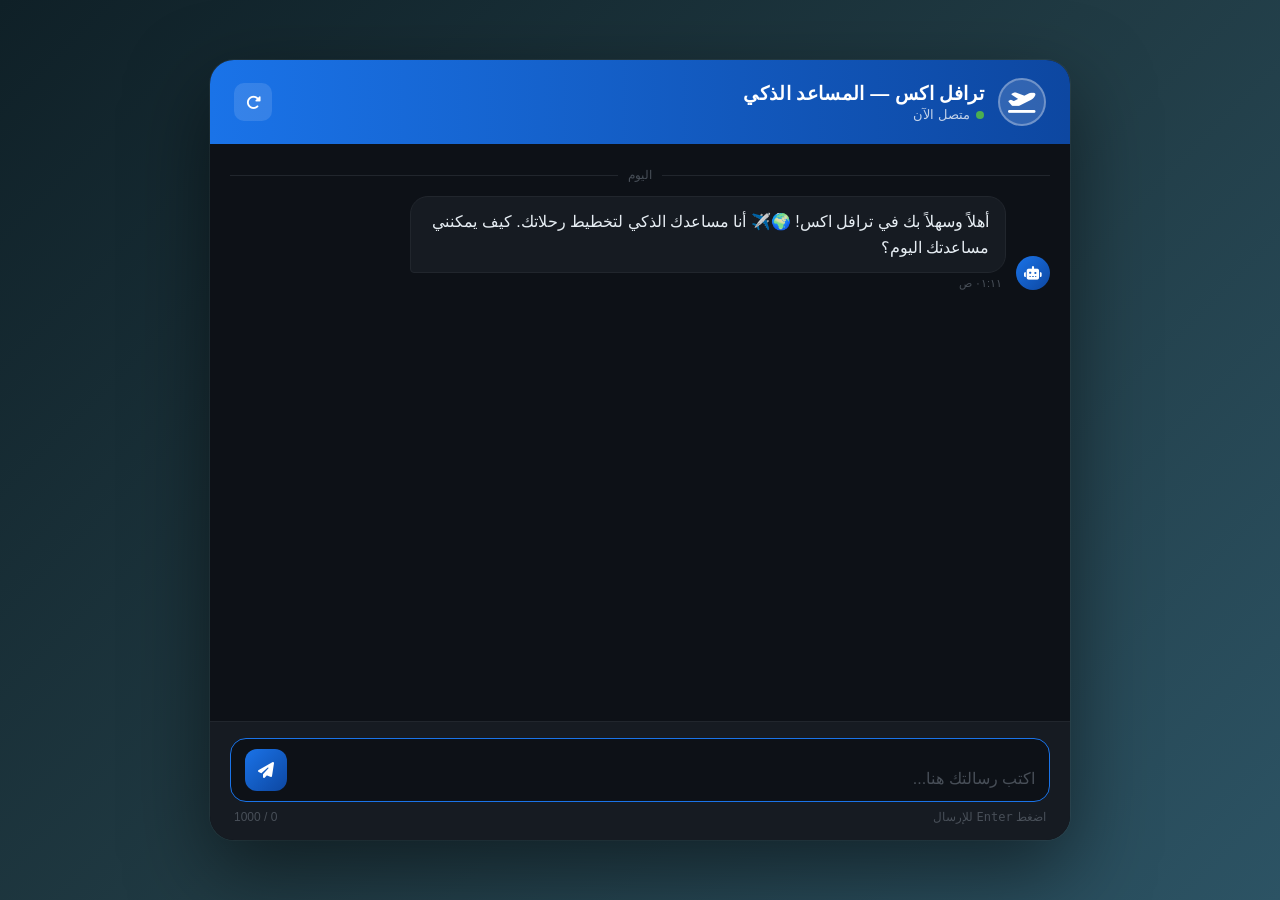
<file: chat.html>
<!DOCTYPE html>
<html lang="ar" dir="rtl">
<head>
  <meta charset="UTF-8" />
  <meta name="viewport" content="width=device-width, initial-scale=1.0" />
  <title>شركة ترافل اكس — المساعد الذكي</title>
  <link rel="stylesheet" href="https://cdnjs.cloudflare.com/ajax/libs/font-awesome/6.5.0/css/all.min.css" />
  <style>
    /* ===== Reset & Base ===== */
    *, *::before, *::after { box-sizing: border-box; margin: 0; padding: 0; }

    body {
      font-family: 'Segoe UI', Tahoma, Geneva, Verdana, sans-serif;
      background: linear-gradient(135deg, #0f2027, #203a43, #2c5364);
      min-height: 100vh;
      display: flex;
      align-items: center;
      justify-content: center;
      padding: 16px;
    }

    /* ===== Chat Container ===== */
    .chat-container {
      width: 100%;
      max-width: 860px;
      height: 90vh;
      max-height: 780px;
      display: flex;
      flex-direction: column;
      border-radius: 24px;
      overflow: hidden;
      box-shadow: 0 30px 80px rgba(0,0,0,0.5), 0 0 0 1px rgba(255,255,255,0.06);
      background: #0d1117;
    }

    /* ===== Header ===== */
    .chat-header {
      background: linear-gradient(90deg, #1a73e8, #0d47a1);
      padding: 18px 24px;
      display: flex;
      align-items: center;
      gap: 14px;
      flex-shrink: 0;
    }

    .header-logo {
      width: 48px;
      height: 48px;
      background: rgba(255,255,255,0.15);
      border-radius: 50%;
      display: flex;
      align-items: center;
      justify-content: center;
      font-size: 22px;
      color: #fff;
      flex-shrink: 0;
      border: 2px solid rgba(255,255,255,0.3);
    }

    .header-info { flex: 1; }

    .header-title {
      font-size: 19px;
      font-weight: 700;
      color: #fff;
      letter-spacing: 0.3px;
    }

    .header-subtitle {
      font-size: 13px;
      color: rgba(255,255,255,0.75);
      margin-top: 2px;
      display: flex;
      align-items: center;
      gap: 6px;
    }

    .status-dot {
      width: 8px;
      height: 8px;
      border-radius: 50%;
      background: #4caf50;
      display: inline-block;
      animation: pulse 2s infinite;
    }

    .status-dot.offline { background: #f44336; animation: none; }

    @keyframes pulse {
      0%, 100% { opacity: 1; transform: scale(1); }
      50%       { opacity: 0.6; transform: scale(1.3); }
    }

    .header-actions { display: flex; gap: 10px; }

    .header-btn {
      background: rgba(255,255,255,0.12);
      border: none;
      border-radius: 10px;
      color: #fff;
      width: 38px;
      height: 38px;
      cursor: pointer;
      font-size: 15px;
      display: flex;
      align-items: center;
      justify-content: center;
      transition: background 0.2s;
    }
    .header-btn:hover { background: rgba(255,255,255,0.22); }

    /* ===== Messages Area ===== */
    .chat-messages {
      flex: 1;
      overflow-y: auto;
      padding: 24px 20px;
      display: flex;
      flex-direction: column;
      gap: 14px;
      background: #0d1117;
      scroll-behavior: smooth;
    }

    .chat-messages::-webkit-scrollbar { width: 5px; }
    .chat-messages::-webkit-scrollbar-track { background: transparent; }
    .chat-messages::-webkit-scrollbar-thumb { background: #30363d; border-radius: 4px; }

    /* ===== Date Separator ===== */
    .date-separator {
      text-align: center;
      color: #484f58;
      font-size: 12px;
      display: flex;
      align-items: center;
      gap: 10px;
    }
    .date-separator::before, .date-separator::after {
      content: '';
      flex: 1;
      height: 1px;
      background: #21262d;
    }

    /* ===== Message Bubble ===== */
    .message-row {
      display: flex;
      align-items: flex-end;
      gap: 10px;
      max-width: 78%;
      animation: fadeSlide 0.3s ease;
    }

    @keyframes fadeSlide {
      from { opacity: 0; transform: translateY(12px); }
      to   { opacity: 1; transform: translateY(0); }
    }

    .message-row.bot  { align-self: flex-start; flex-direction: row; }
    .message-row.user { align-self: flex-end;   flex-direction: row-reverse; }

    .avatar {
      width: 34px;
      height: 34px;
      border-radius: 50%;
      flex-shrink: 0;
      display: flex;
      align-items: center;
      justify-content: center;
      font-size: 14px;
    }

    .bot  .avatar { background: linear-gradient(135deg, #1a73e8, #0d47a1); color: #fff; }
    .user .avatar { background: linear-gradient(135deg, #00c9a7, #00796b); color: #fff; }

    .bubble {
      padding: 12px 16px;
      border-radius: 18px;
      font-size: 16px;
      line-height: 1.6;
      max-width: 100%;
      word-break: break-word;
    }

    .bot  .bubble {
      background: #161b22;
      color: #e6edf3;
      border-bottom-right-radius: 18px;
      border-bottom-left-radius: 4px;
      border: 1px solid #21262d;
    }

    .user .bubble {
      background: linear-gradient(135deg, #1a73e8, #0d47a1);
      color: #fff;
      border-bottom-left-radius: 18px;
      border-bottom-right-radius: 4px;
    }

    .msg-time {
      font-size: 11px;
      color: #484f58;
      margin-top: 4px;
      text-align: end;
      padding: 0 4px;
    }

    .message-col { display: flex; flex-direction: column; }
    .user .message-col { align-items: flex-end; }
    .bot  .message-col { align-items: flex-start; }

    /* ===== Typing Indicator ===== */
    .typing-row {
      display: flex;
      align-items: flex-end;
      gap: 10px;
      align-self: flex-start;
      animation: fadeSlide 0.3s ease;
    }

    .typing-bubble {
      background: #161b22;
      border: 1px solid #21262d;
      border-radius: 18px;
      border-bottom-left-radius: 4px;
      padding: 14px 18px;
      display: flex;
      gap: 5px;
      align-items: center;
    }

    .typing-dot {
      width: 7px;
      height: 7px;
      border-radius: 50%;
      background: #484f58;
      animation: typingBounce 1.2s infinite;
    }
    .typing-dot:nth-child(2) { animation-delay: 0.2s; }
    .typing-dot:nth-child(3) { animation-delay: 0.4s; }

    @keyframes typingBounce {
      0%, 60%, 100% { transform: translateY(0);   background: #484f58; }
      30%            { transform: translateY(-6px); background: #1a73e8; }
    }

    /* ===== Error Message ===== */
    .error-bubble {
      background: #1a0a0a;
      border: 1px solid #5a1a1a;
      color: #f48771;
      border-radius: 18px;
      border-bottom-left-radius: 4px;
      padding: 12px 16px;
      font-size: 15px;
      display: flex;
      align-items: center;
      gap: 8px;
    }

    /* ===== Input Area ===== */
    .chat-input-area {
      padding: 16px 20px;
      background: #161b22;
      border-top: 1px solid #21262d;
      flex-shrink: 0;
    }

    .input-wrapper {
      display: flex;
      align-items: flex-end;
      gap: 10px;
      background: #0d1117;
      border: 1.5px solid #30363d;
      border-radius: 16px;
      padding: 10px 14px;
      transition: border-color 0.25s;
    }

    .input-wrapper:focus-within { border-color: #1a73e8; }

    #messageInput {
      flex: 1;
      background: transparent;
      border: none;
      outline: none;
      color: #e6edf3;
      font-size: 16px;
      font-family: inherit;
      resize: none;
      min-height: 24px;
      max-height: 120px;
      line-height: 1.5;
      direction: rtl;
    }

    #messageInput::placeholder { color: #484f58; }

    #sendBtn {
      width: 42px;
      height: 42px;
      border-radius: 12px;
      border: none;
      background: linear-gradient(135deg, #1a73e8, #0d47a1);
      color: #fff;
      font-size: 16px;
      cursor: pointer;
      display: flex;
      align-items: center;
      justify-content: center;
      flex-shrink: 0;
      transition: transform 0.15s, box-shadow 0.15s, opacity 0.15s;
    }

    #sendBtn:hover  { transform: scale(1.07); box-shadow: 0 4px 16px rgba(26,115,232,0.45); }
    #sendBtn:active { transform: scale(0.95); }
    #sendBtn:disabled { opacity: 0.45; cursor: not-allowed; transform: none; box-shadow: none; }

    .input-footer {
      display: flex;
      justify-content: space-between;
      align-items: center;
      margin-top: 8px;
      font-size: 12px;
      color: #484f58;
      padding: 0 4px;
    }

    /* ===== Responsive ===== */
    @media (max-width: 600px) {
      body { padding: 0; align-items: stretch; }
      .chat-container { max-width: 100%; height: 100vh; max-height: 100vh; border-radius: 0; }
      .message-row { max-width: 90%; }
    }
  </style>
</head>
<body>

<div class="chat-container">

  <!-- Header -->
  <div class="chat-header">
    <div class="header-logo">
      <i class="fa-solid fa-plane-departure"></i>
    </div>
    <div class="header-info">
      <div class="header-title">ترافل اكس — المساعد الذكي</div>
      <div class="header-subtitle">
        <span class="status-dot" id="statusDot"></span>
        <span id="statusText">متصل الآن</span>
      </div>
    </div>
    <div class="header-actions">
      <button class="header-btn" title="مسح المحادثة" onclick="clearChat()">
        <i class="fa-solid fa-rotate-right"></i>
      </button>
    </div>
  </div>

  <!-- Messages -->
  <div class="chat-messages" id="chatMessages">
    <div class="date-separator">اليوم</div>
  </div>

  <!-- Input -->
  <div class="chat-input-area">
    <div class="input-wrapper">
      <textarea
        id="messageInput"
        rows="1"
        placeholder="اكتب رسالتك هنا..."
        aria-label="حقل الرسالة"
      ></textarea>
      <button id="sendBtn" aria-label="إرسال">
        <i class="fa-solid fa-paper-plane"></i>
      </button>
    </div>
    <div class="input-footer">
      <span>اضغط <kbd>Enter</kbd> للإرسال</span>
      <span id="charCount">0 / 1000</span>
    </div>
  </div>

</div>

<script>
  /* ========================================================
     CONFIG
  ======================================================== */
  const WEBHOOK_URL = 'http://localhost:5678/webhook/c639af06-2b6f-4132-a783-bf62ee6d8de2';
  const MAX_CHARS    = 1000;

  /* ========================================================
     SESSION ID
  ======================================================== */
  function getSessionId() {
    let id = localStorage.getItem('travelx_session_id');
    if (!id) {
      id = 'sess_' + Date.now() + '_' + Math.random().toString(36).slice(2, 9);
      localStorage.setItem('travelx_session_id', id);
    }
    return id;
  }

  const sessionId = getSessionId();

  /* ========================================================
     DOM REFS
  ======================================================== */
  const messagesEl   = document.getElementById('chatMessages');
  const inputEl      = document.getElementById('messageInput');
  const sendBtn      = document.getElementById('sendBtn');
  const statusDot    = document.getElementById('statusDot');
  const statusText   = document.getElementById('statusText');
  const charCountEl  = document.getElementById('charCount');

  /* ========================================================
     HELPERS
  ======================================================== */
  function now() {
    return new Date().toLocaleTimeString('ar-SA', { hour: '2-digit', minute: '2-digit' });
  }

  function scrollToBottom() {
    messagesEl.scrollTo({ top: messagesEl.scrollHeight, behavior: 'smooth' });
  }

  function setStatus(online) {
    statusDot.className = 'status-dot' + (online ? '' : ' offline');
    statusText.textContent = online ? 'متصل الآن' : 'غير متصل';
  }

  /* ========================================================
     RENDER MESSAGES
  ======================================================== */
  function appendMessage(text, role) {
    const row = document.createElement('div');
    row.className = `message-row ${role}`;

    const avatarIcon = role === 'bot'
      ? '<i class="fa-solid fa-robot"></i>'
      : '<i class="fa-solid fa-user"></i>';

    const col = document.createElement('div');
    col.className = 'message-col';

    const bubble = document.createElement('div');
    bubble.className = 'bubble';
    bubble.textContent = text;

    const time = document.createElement('div');
    time.className = 'msg-time';
    time.textContent = now();

    col.appendChild(bubble);
    col.appendChild(time);

    const avatar = document.createElement('div');
    avatar.className = 'avatar';
    avatar.innerHTML = avatarIcon;

    row.appendChild(avatar);
    row.appendChild(col);

    messagesEl.appendChild(row);
    scrollToBottom();
    return row;
  }

  function appendError(text) {
    const row = document.createElement('div');
    row.className = 'typing-row';

    const avatar = document.createElement('div');
    avatar.className = 'avatar bot';
    avatar.innerHTML = '<i class="fa-solid fa-robot"></i>';

    const bubble = document.createElement('div');
    bubble.className = 'error-bubble';
    bubble.innerHTML = `<i class="fa-solid fa-circle-exclamation"></i> ${text}`;

    row.appendChild(avatar);
    row.appendChild(bubble);
    messagesEl.appendChild(row);
    scrollToBottom();
  }

  /* ========================================================
     TYPING INDICATOR
  ======================================================== */
  let typingEl = null;

  function showTyping() {
    typingEl = document.createElement('div');
    typingEl.className = 'typing-row';

    const avatar = document.createElement('div');
    avatar.className = 'avatar bot';
    avatar.innerHTML = '<i class="fa-solid fa-robot"></i>';

    const bubble = document.createElement('div');
    bubble.className = 'typing-bubble';
    bubble.innerHTML = '<div class="typing-dot"></div><div class="typing-dot"></div><div class="typing-dot"></div>';

    typingEl.appendChild(avatar);
    typingEl.appendChild(bubble);
    messagesEl.appendChild(typingEl);
    scrollToBottom();
  }

  function hideTyping() {
    if (typingEl) { typingEl.remove(); typingEl = null; }
  }

  /* ========================================================
     SEND MESSAGE
  ======================================================== */
  async function sendMessage() {
    const text = inputEl.value.trim();
    if (!text || sendBtn.disabled) return;

    // Disable input while waiting
    sendBtn.disabled = true;
    inputEl.disabled = true;
    inputEl.value = '';
    autoResize();
    charCountEl.textContent = `0 / ${MAX_CHARS}`;

    appendMessage(text, 'user');
    showTyping();

    try {
      const response = await fetch(WEBHOOK_URL, {
        method: 'POST',
        headers: { 'Content-Type': 'application/json' },
        body: JSON.stringify({ message: text, sessionId })
      });

      hideTyping();

      if (!response.ok) {
        appendError(`حدث خطأ من الخادم (${response.status}). يرجى المحاولة مجدداً.`);
        setStatus(false);
      } else {
        setStatus(true);
        const data = await response.json();

        // Support both "output" and "response" fields
        const reply = data?.output || data?.response || data?.text || data?.message;

        if (reply) {
          appendMessage(reply, 'bot');
        } else {
          appendError('استلمت رداً فارغاً من الخادم. تأكد من إعداد الـ workflow في n8n.');
        }
      }
    } catch (err) {
      hideTyping();
      setStatus(false);
      appendError('تعذّر الاتصال بالخادم. تحقق من تشغيل n8n وأن الـ webhook نشط.');
      console.error('[TravelX Chat]', err);
    } finally {
      sendBtn.disabled = false;
      inputEl.disabled = false;
      inputEl.focus();
    }
  }

  /* ========================================================
     CLEAR CHAT
  ======================================================== */
  function clearChat() {
    if (!confirm('هل تريد بدء محادثة جديدة؟ سيتم مسح السجل الحالي.')) return;
    localStorage.removeItem('travelx_session_id');
    location.reload();
  }

  /* ========================================================
     AUTO-RESIZE TEXTAREA
  ======================================================== */
  function autoResize() {
    inputEl.style.height = 'auto';
    inputEl.style.height = Math.min(inputEl.scrollHeight, 120) + 'px';
  }

  /* ========================================================
     EVENTS
  ======================================================== */
  inputEl.addEventListener('input', () => {
    autoResize();
    const len = inputEl.value.length;
    charCountEl.textContent = `${len} / ${MAX_CHARS}`;
    charCountEl.style.color = len > MAX_CHARS * 0.9 ? '#f48771' : '#484f58';
    if (inputEl.value.length > MAX_CHARS) {
      inputEl.value = inputEl.value.slice(0, MAX_CHARS);
    }
  });

  inputEl.addEventListener('keydown', (e) => {
    if (e.key === 'Enter' && !e.shiftKey) {
      e.preventDefault();
      sendMessage();
    }
  });

  sendBtn.addEventListener('click', sendMessage);

  /* ========================================================
     WELCOME MESSAGE
  ======================================================== */
  window.addEventListener('DOMContentLoaded', () => {
    appendMessage(
      'أهلاً وسهلاً بك في ترافل اكس! 🌍✈️\nأنا مساعدك الذكي لتخطيط رحلاتك. كيف يمكنني مساعدتك اليوم؟',
      'bot'
    );
    inputEl.focus();
  });
</script>
</body>
</html>
</file>
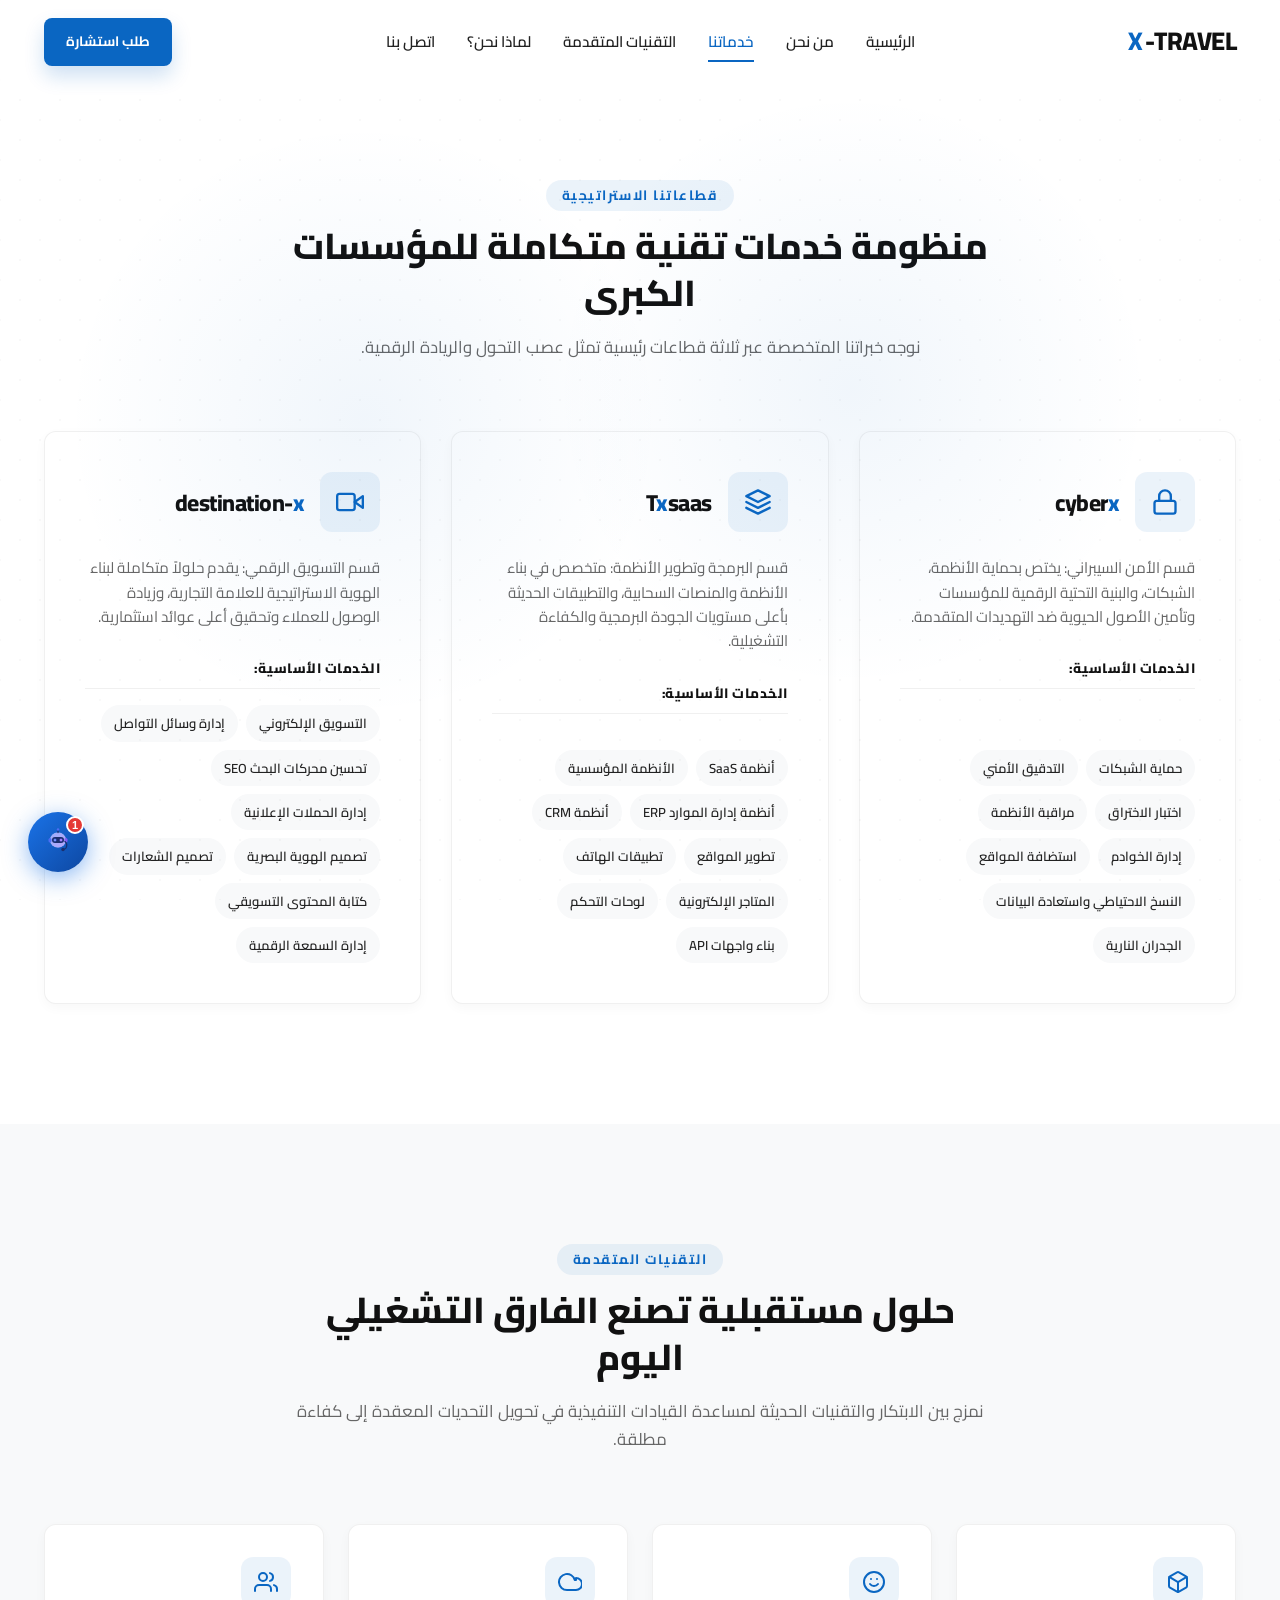
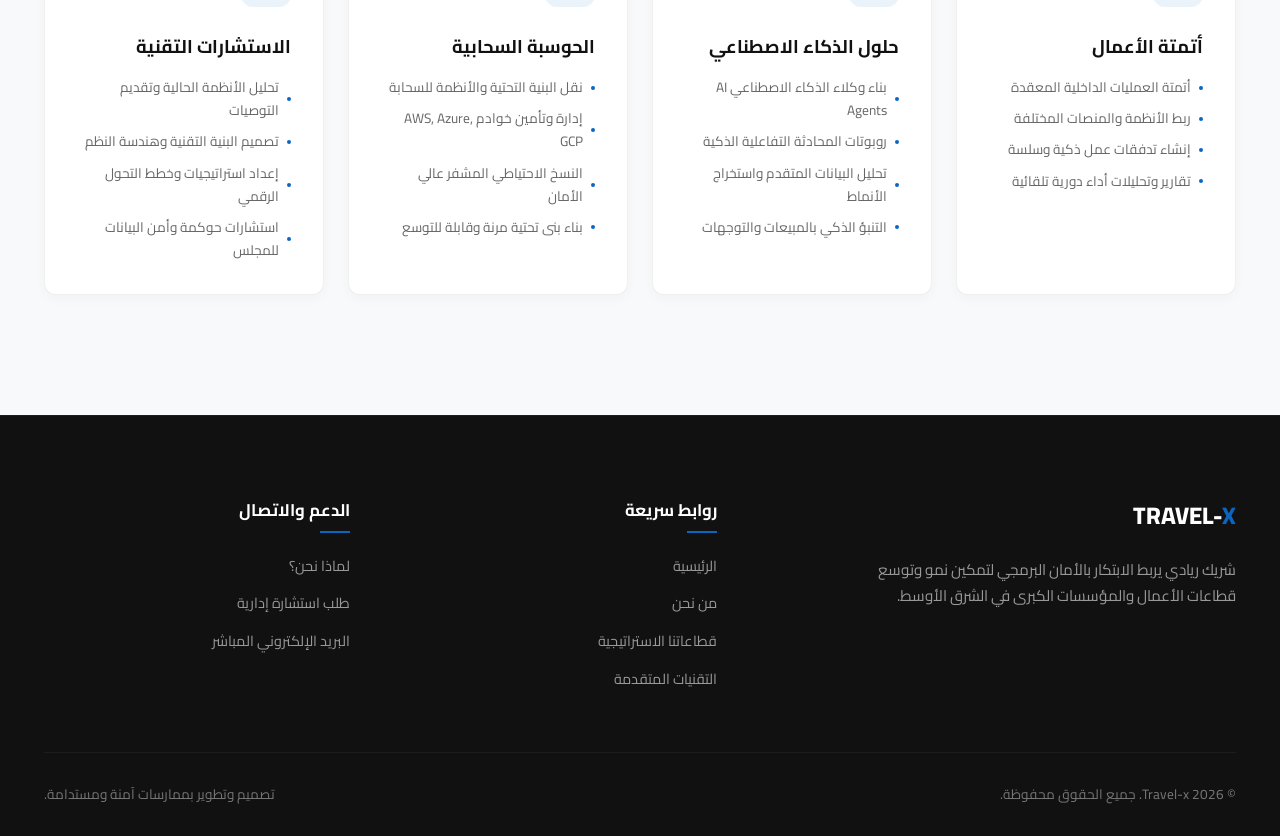
<file: services.html>
<!DOCTYPE html>
<html lang="ar" dir="rtl">
<head>
  <meta charset="UTF-8">
  <meta name="viewport" content="width=device-width, initial-scale=1.0">
  <title>خدماتنا | Travel-x - قطاعاتنا الاستراتيجية</title>
  <meta name="description" content="اكتشف خدمات ترافل إكس (Travel-x) في البرمجة، الأمن السيبراني (cyberx)، وتطوير النظم (Txsaas)، والتسويق الإلكتروني (destination-x).">
  
  <!-- Typography (Cairo) -->
  <link rel="preconnect" href="https://fonts.googleapis.com">
  <link rel="preconnect" href="https://fonts.gstatic.com" crossorigin>
  <link href="https://fonts.googleapis.com/css2?family=Cairo:wght@300;400;500;600;700;800&display=swap" rel="stylesheet">
  
  <!-- Shared Stylesheet -->
  <link rel="stylesheet" href="styles.css">
</head>
<body>

  <!-- Background Layer -->
  <div class="bg-grid"></div>
  <div class="bg-gradient-radial" style="top: 10%; right: 10%;"></div>
  <div class="bg-gradient-radial" style="bottom: 20%; left: 5%;"></div>

  <!-- Header & Premium Sticky Glassmorphism Navbar -->
  <header class="header" id="header">
    <div class="container">
      <nav class="nav-container">
        <div class="logo-container">
          <a href="index.html" class="logo-text" aria-label="الصفحة الرئيسية لشركة Travel-x">
            TRAVEL-<span class="logo-x">X</span>
          </a>
        </div>
        
        <ul class="nav-list" id="nav-list">
          <li><a href="index.html" class="nav-link">الرئيسية</a></li>
          <li><a href="about.html" class="nav-link">من نحن</a></li>
          <li><a href="services.html" class="nav-link active">خدماتنا</a></li>
          <li><a href="services.html#tech" class="nav-link">التقنيات المتقدمة</a></li>
          <li><a href="about.html#why-us" class="nav-link">لماذا نحن؟</a></li>
          <li><a href="index.html#contact" class="nav-link">اتصل بنا</a></li>
        </ul>

        <div class="header-action">
          <a href="index.html#contact" class="btn btn-primary">طلب استشارة</a>
        </div>

        <button class="menu-toggle" id="menu-toggle" aria-label="فتح قائمة التنقل">
          <span></span>
          <span></span>
          <span></span>
        </button>
      </nav>
    </div>
  </header>

  <!-- Core Services Section (قطاعاتنا الاستراتيجية) -->
  <section class="section" id="services" style="padding-top: 180px;">
    <div class="container">
      <div class="section-header">
        <span class="section-tag">قطاعاتنا الاستراتيجية</span>
        <h1 class="section-title">منظومة خدمات تقنية متكاملة للمؤسسات الكبرى</h1>
        <p class="section-desc">نوجه خبراتنا المتخصصة عبر ثلاثة قطاعات رئيسية تمثل عصب التحول والريادة الرقمية.</p>
      </div>

      <div class="services-grid">
        <!-- Service 1: cyberx -->
        <div class="service-card">
          <div class="service-header">
            <div class="service-icon" aria-hidden="true">
              <svg width="28" height="28" viewBox="0 0 24 24" fill="none" stroke="currentColor" stroke-width="2" stroke-linecap="round" stroke-linejoin="round"><rect x="3" y="11" width="18" height="11" rx="2" ry="2"/><path d="M7 11V7a5 5 0 0 1 10 0v4"/></svg>
            </div>
            <h3 class="service-brand">cyber<span>x</span></h3>
          </div>
          <p class="service-desc">قسم الأمن السيبراني: يختص بحماية الأنظمة، الشبكات، والبنية التحتية الرقمية للمؤسسات وتأمين الأصول الحيوية ضد التهديدات المتقدمة.</p>
          
          <h4 class="sub-services-title">الخدمات الأساسية:</h4>
          <div class="sub-services-list">
            <span class="sub-service-chip">حماية الشبكات</span>
            <span class="sub-service-chip">التدقيق الأمني</span>
            <span class="sub-service-chip">اختبار الاختراق</span>
            <span class="sub-service-chip">مراقبة الأنظمة</span>
            <span class="sub-service-chip">إدارة الخوادم</span>
            <span class="sub-service-chip">استضافة المواقع</span>
            <span class="sub-service-chip">النسخ الاحتياطي واستعادة البيانات</span>
            <span class="sub-service-chip">الجدران النارية</span>
          </div>
        </div>

        <!-- Service 2: Txsaas -->
        <div class="service-card">
          <div class="service-header">
            <div class="service-icon" aria-hidden="true">
              <svg width="28" height="28" viewBox="0 0 24 24" fill="none" stroke="currentColor" stroke-width="2" stroke-linecap="round" stroke-linejoin="round"><polygon points="12 2 2 7 12 12 22 7 12 2"/><polyline points="2 17 12 22 22 17"/><polyline points="2 12 12 17 22 12"/></svg>
            </div>
            <h3 class="service-brand">T<span>x</span>saas</h3>
          </div>
          <p class="service-desc">قسم البرمجة وتطوير الأنظمة: متخصص في بناء الأنظمة والمنصات السحابية، والتطبيقات الحديثة بأعلى مستويات الجودة البرمجية والكفاءة التشغيلية.</p>
          
          <h4 class="sub-services-title">الخدمات الأساسية:</h4>
          <div class="sub-services-list">
            <span class="sub-service-chip">أنظمة SaaS</span>
            <span class="sub-service-chip">الأنظمة المؤسسية</span>
            <span class="sub-service-chip">أنظمة إدارة الموارد ERP</span>
            <span class="sub-service-chip">أنظمة CRM</span>
            <span class="sub-service-chip">تطوير المواقع</span>
            <span class="sub-service-chip">تطبيقات الهاتف</span>
            <span class="sub-service-chip">المتاجر الإلكترونية</span>
            <span class="sub-service-chip">لوحات التحكم</span>
            <span class="sub-service-chip">بناء واجهات API</span>
          </div>
        </div>

        <!-- Service 3: destination-x -->
        <div class="service-card">
          <div class="service-header">
            <div class="service-icon" aria-hidden="true">
              <svg width="28" height="28" viewBox="0 0 24 24" fill="none" stroke="currentColor" stroke-width="2" stroke-linecap="round" stroke-linejoin="round"><path d="M23 7l-7 5 7 5V7z"/><rect x="1" y="5" width="15" height="14" rx="2" ry="2"/></svg>
            </div>
            <h3 class="service-brand">destination-<span>x</span></h3>
          </div>
          <p class="service-desc">قسم التسويق الرقمي: يقدم حلولاً متكاملة لبناء الهوية الاستراتيجية للعلامة التجارية، وزيادة الوصول للعملاء وتحقيق أعلى عوائد استثمارية.</p>
          
          <h4 class="sub-services-title">الخدمات الأساسية:</h4>
          <div class="sub-services-list">
            <span class="sub-service-chip">التسويق الإلكتروني</span>
            <span class="sub-service-chip">إدارة وسائل التواصل</span>
            <span class="sub-service-chip">تحسين محركات البحث SEO</span>
            <span class="sub-service-chip">إدارة الحملات الإعلانية</span>
            <span class="sub-service-chip">تصميم الهوية البصرية</span>
            <span class="sub-service-chip">تصميم الشعارات</span>
            <span class="sub-service-chip">كتابة المحتوى التسويقي</span>
            <span class="sub-service-chip">إدارة السمعة الرقمية</span>
          </div>
        </div>
      </div>
    </div>
  </section>

  <!-- Advanced Technology Services -->
  <section class="section alt-bg" id="tech">
    <div class="container">
      <div class="section-header">
        <span class="section-tag">التقنيات المتقدمة</span>
        <h2 class="section-title">حلول مستقبلية تصنع الفارق التشغيلي اليوم</h2>
        <p class="section-desc">نمزج بين الابتكار والتقنيات الحديثة لمساعدة القيادات التنفيذية في تحويل التحديات المعقدة إلى كفاءة مطلقة.</p>
      </div>

      <div class="adv-tech-grid">
        <!-- Item 1: Business Automation -->
        <div class="adv-tech-card">
          <div class="adv-icon-wrapper">
            <svg width="24" height="24" viewBox="0 0 24 24" fill="none" stroke="currentColor" stroke-width="2" stroke-linecap="round" stroke-linejoin="round"><path d="M21 16V8a2 2 0 0 0-1-1.73l-7-4a2 2 0 0 0-2 0l-7 4A2 2 0 0 0 3 8v8a2 2 0 0 0 1 1.73l7 4a2 2 0 0 0 2 0l7-4A2 2 0 0 0 21 16z"/><polyline points="3.27 6.96 12 12.01 20.73 6.96"/><line x1="12" y1="22.08" x2="12" y2="12"/></svg>
          </div>
          <h3 class="adv-title">أتمتة الأعمال</h3>
          <div class="adv-desc-list">
            <span class="adv-desc-item">أتمتة العمليات الداخلية المعقدة</span>
            <span class="adv-desc-item">ربط الأنظمة والمنصات المختلفة</span>
            <span class="adv-desc-item">إنشاء تدفقات عمل ذكية وسلسة</span>
            <span class="adv-desc-item">تقارير وتحليلات أداء دورية تلقائية</span>
          </div>
        </div>

        <!-- Item 2: AI Solutions -->
        <div class="adv-tech-card">
          <div class="adv-icon-wrapper">
            <svg width="24" height="24" viewBox="0 0 24 24" fill="none" stroke="currentColor" stroke-width="2" stroke-linecap="round" stroke-linejoin="round"><circle cx="12" cy="12" r="10"/><path d="M8 14s1.5 2 4 2 4-2 4-2"/><line x1="9" y1="9" x2="9.01" y2="9"/><line x1="15" y1="9" x2="15.01" y2="9"/></svg>
          </div>
          <h3 class="adv-title">حلول الذكاء الاصطناعي</h3>
          <div class="adv-desc-list">
            <span class="adv-desc-item">بناء وكلاء الذكاء الاصطناعي AI Agents</span>
            <span class="adv-desc-item">روبوتات المحادثة التفاعلية الذكية</span>
            <span class="adv-desc-item">تحليل البيانات المتقدم واستخراج الأنماط</span>
            <span class="adv-desc-item">التنبؤ الذكي بالمبيعات والتوجهات</span>
          </div>
        </div>

        <!-- Item 3: Cloud Computing -->
        <div class="adv-tech-card">
          <div class="adv-icon-wrapper">
            <svg width="24" height="24" viewBox="0 0 24 24" fill="none" stroke="currentColor" stroke-width="2" stroke-linecap="round" stroke-linejoin="round"><path d="M18 10h-1.26A8 8 0 1 0 9 20h9a6 6 0 0 0 6-6c0-3.31-2.69-6-6-6z"/></svg>
          </div>
          <h3 class="adv-title">الحوسبة السحابية</h3>
          <div class="adv-desc-list">
            <span class="adv-desc-item">نقل البنية التحتية والأنظمة للسحابة</span>
            <span class="adv-desc-item">إدارة وتأمين خوادم AWS, Azure, GCP</span>
            <span class="adv-desc-item">النسخ الاحتياطي المشفر عالي الأمان</span>
            <span class="adv-desc-item">بناء بنى تحتية مرنة وقابلة للتوسع</span>
          </div>
        </div>

        <!-- Item 4: Technical Consulting -->
        <div class="adv-tech-card">
          <div class="adv-icon-wrapper">
            <svg width="24" height="24" viewBox="0 0 24 24" fill="none" stroke="currentColor" stroke-width="2" stroke-linecap="round" stroke-linejoin="round"><path d="M17 21v-2a4 4 0 0 0-4-4H5a4 4 0 0 0-4 4v2"/><circle cx="9" cy="7" r="4"/><path d="M23 21v-2a4 4 0 0 0-3-3.87"/><path d="M16 3.13a4 4 0 0 1 0 7.75"/></svg>
          </div>
          <h3 class="adv-title">الاستشارات التقنية</h3>
          <div class="adv-desc-list">
            <span class="adv-desc-item">تحليل الأنظمة الحالية وتقديم التوصيات</span>
            <span class="adv-desc-item">تصميم البنية التقنية وهندسة النظم</span>
            <span class="adv-desc-item">إعداد استراتيجيات وخطط التحول الرقمي</span>
            <span class="adv-desc-item">استشارات حوكمة وأمن البيانات للمجلس</span>
          </div>
        </div>
      </div>
    </div>
  </section>

  <!-- Footer -->
  <footer class="footer">
    <div class="container">
      <div class="footer-top">
        <div class="footer-about">
          <h4>TRAVEL-<span>X</span></h4>
          <p>شريك ريادي يربط الابتكار بالأمان البرمجي لتمكين نمو وتوسع قطاعات الأعمال والمؤسسات الكبرى في الشرق الأوسط.</p>
        </div>
        
        <div class="footer-links">
          <h5>روابط سريعة</h5>
          <ul class="footer-links-list">
            <li class="footer-link"><a href="index.html">الرئيسية</a></li>
            <li class="footer-link"><a href="about.html">من نحن</a></li>
            <li class="footer-link"><a href="services.html">قطاعاتنا الاستراتيجية</a></li>
            <li class="footer-link"><a href="services.html#tech">التقنيات المتقدمة</a></li>
          </ul>
        </div>

        <div class="footer-links">
          <h5>الدعم والاتصال</h5>
          <ul class="footer-links-list">
            <li class="footer-link"><a href="about.html#why-us">لماذا نحن؟</a></li>
            <li class="footer-link"><a href="index.html#contact">طلب استشارة إدارية</a></li>
            <li class="footer-link"><a href="mailto:partners@travel-x.com">البريد الإلكتروني المباشر</a></li>
          </ul>
        </div>
      </div>

      <div class="footer-bottom">
        <p>&copy; 2026 Travel-x. جميع الحقوق محفوظة.</p>
        <p>تصميم وتطوير بممارسات آمنة ومستدامة.</p>
      </div>
    </div>
  </footer>

  <button class="back-to-top" id="back-to-top" aria-label="الرجوع للأعلى">
    <svg width="20" height="20" viewBox="0 0 24 24" fill="none" stroke="currentColor" stroke-width="2.5" stroke-linecap="round" stroke-linejoin="round"><polyline points="18 15 12 9 6 15"/></svg>
  </button>

  <script>
    document.addEventListener('DOMContentLoaded', () => {
      // 1. Sticky Navbar on Scroll
      const header = document.getElementById('header');
      window.addEventListener('scroll', () => {
        if (window.scrollY > 50) {
          header.classList.add('scrolled');
        } else {
          header.classList.remove('scrolled');
        }
      });

      // 2. Mobile Navigation Hamburger Menu Toggle
      const menuToggle = document.getElementById('menu-toggle');
      const navList = document.getElementById('nav-list');
      const navLinks = document.querySelectorAll('.nav-link');
      
      menuToggle.addEventListener('click', () => {
        menuToggle.classList.toggle('active');
        navList.classList.toggle('active');
      });

      navLinks.forEach(link => {
        link.addEventListener('click', () => {
          menuToggle.classList.remove('active');
          navList.classList.remove('active');
        });
      });

      // 3. Back To Top Action
      const backToTopBtn = document.getElementById('back-to-top');
      window.addEventListener('scroll', () => {
        if (window.scrollY > 400) {
          backToTopBtn.classList.add('visible');
        } else {
          backToTopBtn.classList.remove('visible');
        }
      });

      backToTopBtn.addEventListener('click', () => {
        window.scrollTo({
          top: 0,
          behavior: 'smooth'
        });
      });
    });
  </script>

  <!-- ===== Chat Widget ===== -->
  <button class="chat-fab" id="chatFab" aria-label="فتح المساعد الذكي">
    <span class="chat-fab-icon chat-icon-open">
      <svg width="32" height="32" viewBox="0 0 64 64" fill="none" xmlns="http://www.w3.org/2000/svg">
        <ellipse cx="32" cy="28" rx="16" ry="15" fill="#E8EEFF"/>
        <ellipse cx="32" cy="28" rx="16" ry="15" fill="url(#botGrad3)" opacity="0.5"/>
        <rect x="20" y="22" width="24" height="12" rx="6" fill="#1a2f6e"/>
        <circle cx="26" cy="28" r="3" fill="#4C6EF5"/>
        <circle cx="38" cy="28" r="3" fill="#845EF7"/>
        <circle cx="26" cy="28" r="1.2" fill="white"/>
        <circle cx="38" cy="28" r="1.2" fill="white"/>
        <line x1="32" y1="13" x2="32" y2="8" stroke="#1a2f6e" stroke-width="2.5" stroke-linecap="round"/>
        <circle cx="32" cy="7" r="2.5" fill="#4C6EF5"/>
        <rect x="13" y="24" width="6" height="9" rx="3" fill="#4C6EF5"/>
        <rect x="45" y="24" width="6" height="9" rx="3" fill="#845EF7"/>
        <path d="M46 31 Q52 36 48 44 Q46 47 43 46" stroke="#1a2f6e" stroke-width="2.5" stroke-linecap="round" fill="none"/>
        <circle cx="42" cy="47" r="3.5" fill="#1a2f6e"/>
        <defs>
          <linearGradient id="botGrad3" x1="16" y1="13" x2="48" y2="43" gradientUnits="userSpaceOnUse">
            <stop offset="0%" stop-color="#4C6EF5"/>
            <stop offset="100%" stop-color="#845EF7"/>
          </linearGradient>
        </defs>
      </svg>
    </span>
    <span class="chat-fab-icon chat-icon-close" style="display:none">
      <svg width="22" height="22" viewBox="0 0 24 24" fill="none" stroke="currentColor" stroke-width="2.5" stroke-linecap="round" stroke-linejoin="round"><line x1="18" y1="6" x2="6" y2="18"/><line x1="6" y1="6" x2="18" y2="18"/></svg>
    </span>
    <span class="chat-fab-badge" id="chatBadge">1</span>
  </button>

  <div class="chat-popup" id="chatPopup" aria-hidden="true">
    <div class="chat-popup-header">
      <div class="chat-popup-logo">
        <svg width="20" height="20" viewBox="0 0 24 24" fill="none" stroke="currentColor" stroke-width="2" stroke-linecap="round" stroke-linejoin="round"><path d="M12 2L2 7l10 5 10-5-10-5z"/><path d="M2 17l10 5 10-5"/><path d="M2 12l10 5 10-5"/></svg>
      </div>
      <div class="chat-popup-info">
        <span class="chat-popup-name">ترافل اكس — المساعد الذكي</span>
        <span class="chat-popup-status">
          <span class="chat-popup-dot" id="popupDot"></span>
          <span id="popupStatusText">متصل الآن</span>
        </span>
      </div>
      <button class="chat-popup-close" id="chatClose" aria-label="إغلاق الدردشة">
        <svg width="18" height="18" viewBox="0 0 24 24" fill="none" stroke="currentColor" stroke-width="2.5" stroke-linecap="round" stroke-linejoin="round"><line x1="18" y1="6" x2="6" y2="18"/><line x1="6" y1="6" x2="18" y2="18"/></svg>
      </button>
    </div>
    <div class="chat-popup-messages" id="popupMessages"></div>
    <div class="chat-popup-input-area">
      <div class="chat-popup-input-wrap">
        <textarea id="popupInput" rows="1" placeholder="اكتب رسالتك..." aria-label="حقل الرسالة"></textarea>
        <button id="popupSendBtn" aria-label="إرسال">
          <svg width="18" height="18" viewBox="0 0 24 24" fill="none" stroke="currentColor" stroke-width="2.5" stroke-linecap="round" stroke-linejoin="round"><line x1="22" y1="2" x2="11" y2="13"/><polygon points="22 2 15 22 11 13 2 9 22 2"/></svg>
        </button>
      </div>
      <p class="chat-popup-hint">Enter للإرسال &nbsp;·&nbsp; Shift+Enter لسطر جديد</p>
    </div>
  </div>

  <style>
    .chat-fab { position:fixed; bottom:28px; left:28px; z-index:1200; width:60px; height:60px; border-radius:50%; border:none; background:linear-gradient(135deg,#1a73e8,#0d47a1); color:#fff; cursor:pointer; display:flex; align-items:center; justify-content:center; box-shadow:0 6px 24px rgba(26,115,232,0.5); transition:transform 0.2s,box-shadow 0.2s; }
    .chat-fab:hover  { transform:scale(1.1); box-shadow:0 10px 32px rgba(26,115,232,0.65); }
    .chat-fab:active { transform:scale(0.95); }
    .chat-fab-icon { display:flex; align-items:center; justify-content:center; }
    .chat-fab-badge { position:absolute; top:4px; right:4px; width:18px; height:18px; border-radius:50%; background:#e53935; color:#fff; font-size:11px; font-weight:700; display:flex; align-items:center; justify-content:center; border:2px solid #fff; animation:badgePop 0.4s ease; }
    .chat-fab-badge.hidden { display:none; }
    @keyframes badgePop { 0%{transform:scale(0)} 70%{transform:scale(1.25)} 100%{transform:scale(1)} }
    .chat-popup { position:fixed; bottom:104px; left:28px; z-index:1100; width:370px; max-width:calc(100vw - 40px); height:520px; max-height:calc(100vh - 140px); background:#0d1117; border-radius:20px; display:flex; flex-direction:column; box-shadow:0 20px 60px rgba(0,0,0,0.55),0 0 0 1px rgba(255,255,255,0.06); transform:scale(0.85) translateY(20px); transform-origin:bottom left; opacity:0; pointer-events:none; transition:transform 0.25s cubic-bezier(.34,1.56,.64,1),opacity 0.2s ease; }
    .chat-popup.open { transform:scale(1) translateY(0); opacity:1; pointer-events:all; }
    .chat-popup-header { background:linear-gradient(90deg,#1a73e8,#0d47a1); padding:14px 16px; display:flex; align-items:center; gap:10px; border-radius:20px 20px 0 0; flex-shrink:0; }
    .chat-popup-logo { width:38px; height:38px; border-radius:50%; background:rgba(255,255,255,0.15); border:1.5px solid rgba(255,255,255,0.3); display:flex; align-items:center; justify-content:center; color:#fff; flex-shrink:0; }
    .chat-popup-info { flex:1; }
    .chat-popup-name { display:block; font-size:14px; font-weight:700; color:#fff; }
    .chat-popup-status { display:flex; align-items:center; gap:5px; font-size:12px; color:rgba(255,255,255,0.75); margin-top:2px; }
    .chat-popup-dot { width:7px; height:7px; border-radius:50%; background:#4caf50; animation:chatDotPulse 2s infinite; }
    .chat-popup-dot.offline { background:#f44336; animation:none; }
    @keyframes chatDotPulse { 0%,100%{opacity:1;transform:scale(1)} 50%{opacity:0.6;transform:scale(1.3)} }
    .chat-popup-close { background:rgba(255,255,255,0.12); border:none; border-radius:8px; color:#fff; width:32px; height:32px; cursor:pointer; display:flex; align-items:center; justify-content:center; transition:background 0.2s; flex-shrink:0; }
    .chat-popup-close:hover { background:rgba(255,255,255,0.25); }
    .chat-popup-messages { flex:1; overflow-y:auto; padding:16px 14px; display:flex; flex-direction:column; gap:12px; scroll-behavior:smooth; }
    .chat-popup-messages::-webkit-scrollbar { width:4px; }
    .chat-popup-messages::-webkit-scrollbar-thumb { background:#30363d; border-radius:4px; }
    .pm-row { display:flex; align-items:flex-end; gap:8px; max-width:85%; animation:fadeSlideUp 0.3s ease; }
    .pm-row.bot  { align-self:flex-start; }
    .pm-row.user { align-self:flex-end; flex-direction:row-reverse; }
    @keyframes fadeSlideUp { from{opacity:0;transform:translateY(10px)} to{opacity:1;transform:translateY(0)} }
    .pm-avatar { width:28px; height:28px; border-radius:50%; flex-shrink:0; display:flex; align-items:center; justify-content:center; font-size:14px; }
    .pm-row.bot  .pm-avatar { background:linear-gradient(135deg,#1a73e8,#0d47a1); color:#fff; }
    .pm-row.user .pm-avatar { background:linear-gradient(135deg,#00c9a7,#00796b); color:#fff; }
    .pm-col { display:flex; flex-direction:column; }
    .pm-row.user .pm-col { align-items:flex-end; }
    .pm-row.bot  .pm-col { align-items:flex-start; }
    .pm-bubble { padding:10px 13px; border-radius:16px; font-size:14px; line-height:1.55; word-break:break-word; max-width:100%; }
    .pm-row.bot  .pm-bubble { background:#161b22; color:#e6edf3; border:1px solid #21262d; border-bottom-left-radius:4px; }
    .pm-row.user .pm-bubble { background:linear-gradient(135deg,#1a73e8,#0d47a1); color:#fff; border-bottom-right-radius:4px; }
    .pm-time { font-size:10px; color:#484f58; margin-top:3px; padding:0 3px; }
    .pm-typing { display:flex; align-items:flex-end; gap:8px; align-self:flex-start; animation:fadeSlideUp 0.3s ease; }
    .pm-typing-bubble { background:#161b22; border:1px solid #21262d; border-radius:16px; border-bottom-left-radius:4px; padding:12px 14px; display:flex; gap:4px; }
    .pm-dot { width:6px; height:6px; border-radius:50%; background:#484f58; animation:typingBounce 1.2s infinite; }
    .pm-dot:nth-child(2){animation-delay:0.2s} .pm-dot:nth-child(3){animation-delay:0.4s}
    @keyframes typingBounce { 0%,60%,100%{transform:translateY(0);background:#484f58} 30%{transform:translateY(-6px);background:#1a73e8} }
    .pm-error { background:#1a0a0a; border:1px solid #5a1a1a; color:#f48771; border-radius:16px; border-bottom-left-radius:4px; padding:10px 13px; font-size:13px; display:flex; align-items:center; gap:6px; }
    .chat-popup-input-area { padding:10px 12px 12px; background:#161b22; border-top:1px solid #21262d; border-radius:0 0 20px 20px; flex-shrink:0; }
    .chat-popup-input-wrap { display:flex; align-items:flex-end; gap:8px; background:#0d1117; border:1.5px solid #30363d; border-radius:12px; padding:8px 10px; transition:border-color 0.2s; }
    .chat-popup-input-wrap:focus-within { border-color:#1a73e8; }
    #popupInput { flex:1; background:transparent; border:none; outline:none; color:#e6edf3; font-size:14px; font-family:inherit; resize:none; min-height:22px; max-height:90px; line-height:1.5; direction:rtl; }
    #popupInput::placeholder { color:#484f58; }
    #popupSendBtn { width:34px; height:34px; border-radius:9px; border:none; background:linear-gradient(135deg,#1a73e8,#0d47a1); color:#fff; cursor:pointer; display:flex; align-items:center; justify-content:center; flex-shrink:0; transition:transform 0.15s,opacity 0.15s; }
    #popupSendBtn:hover  { transform:scale(1.08); }
    #popupSendBtn:active { transform:scale(0.93); }
    #popupSendBtn:disabled { opacity:0.4; cursor:not-allowed; transform:none; }
    .chat-popup-hint { font-size:11px; color:#484f58; margin-top:6px; text-align:center; }
    @media (max-width:480px) { .chat-popup{width:calc(100vw - 20px);left:10px;bottom:90px} .chat-fab{left:16px;bottom:16px} }
  </style>

  <script>
    (function () {
      const WEBHOOK_URL = 'http://localhost:5678/webhook/c639af06-2b6f-4132-a783-bf62ee6d8de2';
      function getSession() {
        let id = localStorage.getItem('travelx_session_id');
        if (!id) { id = 'sess_' + Date.now() + '_' + Math.random().toString(36).slice(2,9); localStorage.setItem('travelx_session_id', id); }
        return id;
      }
      const sessionId = getSession();
      const fab=document.getElementById('chatFab'), popup=document.getElementById('chatPopup'), closeBtn=document.getElementById('chatClose'), messagesEl=document.getElementById('popupMessages'), inputEl=document.getElementById('popupInput'), sendBtn=document.getElementById('popupSendBtn'), badge=document.getElementById('chatBadge'), popupDot=document.getElementById('popupDot'), popupStat=document.getElementById('popupStatusText'), fabOpenIco=fab.querySelector('.chat-icon-open'), fabCloseIco=fab.querySelector('.chat-icon-close');
      let isOpen=false, welcomed=false;
      function togglePopup(){isOpen=!isOpen;popup.classList.toggle('open',isOpen);popup.setAttribute('aria-hidden',String(!isOpen));fabOpenIco.style.display=isOpen?'none':'flex';fabCloseIco.style.display=isOpen?'flex':'none';badge.classList.add('hidden');if(isOpen){if(!welcomed){welcomed=true;appendBot('أهلاً وسهلاً! 🌍✈️ أنا مساعد ترافل اكس الذكي. كيف يمكنني مساعدتك اليوم؟');}setTimeout(()=>inputEl.focus(),250);}}
      fab.addEventListener('click',togglePopup);closeBtn.addEventListener('click',togglePopup);
      document.addEventListener('click',(e)=>{if(isOpen&&!popup.contains(e.target)&&!fab.contains(e.target))togglePopup();});
      function nowTime(){return new Date().toLocaleTimeString('ar-SA',{hour:'2-digit',minute:'2-digit'});}
      function scrollDown(){messagesEl.scrollTo({top:messagesEl.scrollHeight,behavior:'smooth'});}
      function setOnline(on){popupDot.className='chat-popup-dot'+(on?'':' offline');popupStat.textContent=on?'متصل الآن':'غير متصل';}
      function esc(s){return s.replace(/&/g,'&amp;').replace(/</g,'&lt;').replace(/>/g,'&gt;').replace(/\n/g,'<br>');}
      function appendBot(text){const r=document.createElement('div');r.className='pm-row bot';r.innerHTML=`<div class="pm-avatar">🤖</div><div class="pm-col"><div class="pm-bubble">${esc(text)}</div><div class="pm-time">${nowTime()}</div></div>`;messagesEl.appendChild(r);scrollDown();}
      function appendUser(text){const r=document.createElement('div');r.className='pm-row user';r.innerHTML=`<div class="pm-avatar">👤</div><div class="pm-col"><div class="pm-bubble">${esc(text)}</div><div class="pm-time">${nowTime()}</div></div>`;messagesEl.appendChild(r);scrollDown();}
      function appendError(text){const r=document.createElement('div');r.className='pm-typing';r.innerHTML=`<div class="pm-avatar" style="background:linear-gradient(135deg,#1a73e8,#0d47a1);color:#fff;width:28px;height:28px;border-radius:50%;display:flex;align-items:center;justify-content:center;">🤖</div><div class="pm-error">⚠️ ${esc(text)}</div>`;messagesEl.appendChild(r);scrollDown();}
      let typingEl=null;
      function showTyping(){typingEl=document.createElement('div');typingEl.className='pm-typing';typingEl.innerHTML=`<div class="pm-avatar" style="background:linear-gradient(135deg,#1a73e8,#0d47a1);color:#fff;width:28px;height:28px;border-radius:50%;display:flex;align-items:center;justify-content:center;">🤖</div><div class="pm-typing-bubble"><div class="pm-dot"></div><div class="pm-dot"></div><div class="pm-dot"></div></div>`;messagesEl.appendChild(typingEl);scrollDown();}
      function hideTyping(){if(typingEl){typingEl.remove();typingEl=null;}}
      async function send(){const text=inputEl.value.trim();if(!text||sendBtn.disabled)return;sendBtn.disabled=true;inputEl.disabled=true;inputEl.value='';autoResize();appendUser(text);showTyping();try{const res=await fetch(WEBHOOK_URL,{method:'POST',headers:{'Content-Type':'application/json'},body:JSON.stringify({message:text,sessionId})});hideTyping();if(!res.ok){appendError('خطأ من الخادم ('+res.status+'). حاول مجدداً.');setOnline(false);}else{setOnline(true);const data=await res.json();const reply=data?.output||data?.response||data?.text||data?.message;reply?appendBot(reply):appendError('استلمت رداً فارغاً من الخادم.');}}catch(err){hideTyping();setOnline(false);appendError('تعذّر الاتصال بالخادم. تأكد من تشغيل n8n.');}finally{sendBtn.disabled=false;inputEl.disabled=false;inputEl.focus();}}
      function autoResize(){inputEl.style.height='auto';inputEl.style.height=Math.min(inputEl.scrollHeight,90)+'px';}
      inputEl.addEventListener('input',autoResize);
      inputEl.addEventListener('keydown',(e)=>{if(e.key==='Enter'&&!e.shiftKey){e.preventDefault();send();}});
      sendBtn.addEventListener('click',send);
    })();
  </script>

</body>
</html>
</file>
<file: styles.css>
/* Premium CSS Variables & Custom Theme */
:root {
  --primary: #0A66C2;
  --primary-rgb: 10, 102, 194;
  --primary-hover: #0854A0;
  --black: #111111;
  --charcoal: #222222;
  --white: #FFFFFF;
  --light-gray: #F8F9FA;
  --medium-gray: #EEEEEE;
  --text-muted: #666666;
  --border-color: rgba(0, 0, 0, 0.06);
  --card-bg: rgba(255, 255, 255, 0.85);
  
  /* Lux Shadows */
  --shadow-sm: 0 4px 12px rgba(0, 0, 0, 0.03);
  --shadow-md: 0 10px 30px rgba(0, 0, 0, 0.05);
  --shadow-lg: 0 20px 40px rgba(0, 0, 0, 0.08);
  --shadow-lux: 0 30px 60px rgba(10, 102, 194, 0.06);
  
  /* Transitions & Borders */
  --transition: all 0.4s cubic-bezier(0.16, 1, 0.3, 1);
  --radius: 12px;
  --font-family: 'Cairo', sans-serif;
}

/* Global Reset & Base Styles */
* {
  box-sizing: border-box;
  margin: 0;
  padding: 0;
  scroll-behavior: smooth;
}

body {
  font-family: var(--font-family);
  background-color: var(--white);
  color: var(--charcoal);
  line-height: 1.7;
  overflow-x: hidden;
  -webkit-font-smoothing: antialiased;
  -moz-osx-font-smoothing: grayscale;
}

a {
  text-decoration: none;
  color: inherit;
  transition: var(--transition);
}

ul {
  list-style: none;
}

img {
  max-width: 100%;
  height: auto;
}

/* Shared Utilities & Grids */
.container {
  width: 100%;
  max-width: 1240px;
  margin: 0 auto;
  padding: 0 24px;
}

.section {
  padding: 120px 0;
  position: relative;
}

.section.alt-bg {
  background-color: var(--light-gray);
}

/* Section Header */
.section-header {
  text-align: center;
  max-width: 720px;
  margin: 0 auto 70px;
}

.section-tag {
  font-size: 0.85rem;
  font-weight: 700;
  text-transform: uppercase;
  letter-spacing: 1.5px;
  color: var(--primary);
  margin-bottom: 12px;
  display: inline-block;
  background-color: rgba(10, 102, 194, 0.08);
  padding: 4px 16px;
  border-radius: 50px;
}

.section-title {
  font-size: 2.25rem;
  font-weight: 800;
  color: var(--black);
  line-height: 1.3;
  margin-bottom: 16px;
}

.section-desc {
  font-size: 1.05rem;
  color: var(--text-muted);
  font-weight: 400;
}

/* Elegant Custom Buttons */
.btn {
  display: inline-flex;
  align-items: center;
  justify-content: center;
  font-family: var(--font-family);
  font-size: 0.95rem;
  font-weight: 700;
  padding: 14px 28px;
  border-radius: 8px;
  cursor: pointer;
  transition: var(--transition);
  border: 2px solid transparent;
  outline: none;
  gap: 10px;
}

.btn-primary {
  background-color: var(--primary);
  color: var(--white);
  box-shadow: 0 10px 20px rgba(10, 102, 194, 0.2);
}

.btn-primary:hover {
  background-color: var(--primary-hover);
  transform: translateY(-2px);
  box-shadow: 0 15px 25px rgba(10, 102, 194, 0.3);
}

.btn-outline {
  background-color: transparent;
  border-color: var(--primary);
  color: var(--primary);
}

.btn-outline:hover {
  background-color: var(--primary);
  color: var(--white);
  transform: translateY(-2px);
  box-shadow: 0 10px 20px rgba(10, 102, 194, 0.15);
}

/* Background Geometric Accents */
.bg-grid {
  position: absolute;
  top: 0;
  left: 0;
  right: 0;
  bottom: 0;
  background-image: 
    radial-gradient(var(--border-color) 1.5px, transparent 1.5px), 
    radial-gradient(var(--border-color) 1.5px, transparent 1.5px);
  background-size: 40px 40px;
  background-position: 0 0, 20px 20px;
  opacity: 0.4;
  pointer-events: none;
  z-index: 1;
}

.bg-gradient-radial {
  position: absolute;
  width: 600px;
  height: 600px;
  background: radial-gradient(circle, rgba(10,102,194,0.06) 0%, rgba(255,255,255,0) 70%);
  border-radius: 50%;
  pointer-events: none;
  z-index: 1;
}

/* ----------------------------------------------- */
/* Header & Sticky Glassmorphism Navbar */
/* ----------------------------------------------- */
.header {
  position: fixed;
  top: 0;
  left: 0;
  right: 0;
  z-index: 1000;
  background-color: rgba(255, 255, 255, 0.8);
  backdrop-filter: blur(12px);
  -webkit-backdrop-filter: blur(12px);
  border-bottom: 1px solid rgba(255, 255, 255, 0.5);
  transition: var(--transition);
}

.header.scrolled {
  background-color: rgba(255, 255, 255, 0.95);
  box-shadow: var(--shadow-sm);
  border-bottom-color: var(--border-color);
}

.nav-container {
  display: flex;
  align-items: center;
  justify-content: space-between;
  height: 84px;
  transition: var(--transition);
}

.header.scrolled .nav-container {
  height: 72px;
}

/* Typography Logo */
.logo-container {
  display: flex;
  align-items: center;
  gap: 10px;
}

.logo-text {
  font-size: 1.6rem;
  font-weight: 800;
  letter-spacing: -0.5px;
  color: var(--black);
  display: flex;
  align-items: center;
  gap: 2px;
}

.logo-x {
  color: var(--primary);
  position: relative;
  display: inline-block;
  transition: var(--transition);
}

.logo-container:hover .logo-x {
  transform: scale(1.15) rotate(15deg);
}

/* Nav Links */
.nav-list {
  display: flex;
  align-items: center;
  gap: 32px;
}

.nav-link {
  font-size: 0.95rem;
  font-weight: 600;
  color: var(--charcoal);
  position: relative;
  padding: 6px 0;
}

.nav-link::after {
  content: '';
  position: absolute;
  bottom: 0;
  right: 0;
  width: 0;
  height: 2px;
  background-color: var(--primary);
  transition: var(--transition);
}

.nav-link:hover {
  color: var(--primary);
}

.nav-link:hover::after {
  width: 100%;
}

.nav-link.active {
  color: var(--primary);
}

.nav-link.active::after {
  width: 100%;
}

.header-action .btn {
  padding: 10px 20px;
  font-size: 0.85rem;
}

/* Mobile Menu Toggle Button */
.menu-toggle {
  display: none;
  background: none;
  border: none;
  cursor: pointer;
  width: 30px;
  height: 24px;
  position: relative;
  z-index: 1001;
}

.menu-toggle span {
  display: block;
  width: 100%;
  height: 2px;
  background-color: var(--black);
  border-radius: 4px;
  position: absolute;
  transition: var(--transition);
}

.menu-toggle span:nth-child(1) { top: 0; }
.menu-toggle span:nth-child(2) { top: 10px; }
.menu-toggle span:nth-child(3) { top: 20px; }

.menu-toggle.active span:nth-child(1) {
  transform: translateY(10px) rotate(45deg);
}

.menu-toggle.active span:nth-child(2) {
  opacity: 0;
}

.menu-toggle.active span:nth-child(3) {
  transform: translateY(-10px) rotate(-45deg);
}

/* ----------------------------------------------- */
/* Hero Section */
/* ----------------------------------------------- */
.hero-section {
  padding: 180px 0 120px;
  background: radial-gradient(circle at 80% 20%, rgba(10, 102, 194, 0.04) 0%, transparent 60%);
  position: relative;
  display: flex;
  align-items: center;
  overflow: hidden;
}

.hero-grid {
  display: grid;
  grid-template-columns: 1.1fr 0.9fr;
  gap: 60px;
  align-items: center;
  position: relative;
  z-index: 2;
}

.hero-content {
  text-align: right;
}

.hero-tag {
  display: inline-flex;
  align-items: center;
  gap: 8px;
  background-color: rgba(10, 102, 194, 0.08);
  color: var(--primary);
  padding: 6px 16px;
  border-radius: 50px;
  font-size: 0.85rem;
  font-weight: 700;
  margin-bottom: 24px;
  animation: fadeInUp 0.8s ease-out;
}

.hero-headline {
  font-size: 3.5rem;
  font-weight: 800;
  color: var(--black);
  line-height: 1.25;
  margin-bottom: 24px;
  animation: fadeInUp 1s ease-out;
}

.hero-subheadline {
  font-size: 1.15rem;
  color: var(--text-muted);
  margin-bottom: 40px;
  font-weight: 400;
  max-width: 600px;
  animation: fadeInUp 1.2s ease-out;
}

.hero-actions {
  display: flex;
  gap: 16px;
  animation: fadeInUp 1.4s ease-out;
}

/* Premium Floating Vector SVG Visual */
.hero-visual {
  position: relative;
  display: flex;
  justify-content: center;
  align-items: center;
  animation: fadeIn 1.5s ease-out;
}

.hero-svg-wrapper {
  width: 100%;
  max-width: 500px;
  position: relative;
}

/* Floating shapes animations */
.float-element {
  animation: float 6s ease-in-out infinite;
}

.float-element-delayed {
  animation: float 8s ease-in-out infinite;
  animation-delay: 2s;
}

.pulse-glow {
  animation: pulse 4s ease-in-out infinite;
}

/* ----------------------------------------------- */
/* About Us Section (من نحن) */
/* ----------------------------------------------- */
.about-layout {
  display: grid;
  grid-template-columns: 1.2fr 0.8fr;
  gap: 60px;
  align-items: center;
}

.about-text {
  font-size: 1.15rem;
  color: var(--text-muted);
  line-height: 1.8;
  margin-bottom: 40px;
}

.about-cards {
  display: grid;
  grid-template-columns: 1fr 1fr;
  gap: 24px;
}

.about-card {
  background-color: var(--white);
  border: 1px solid var(--border-color);
  border-radius: var(--radius);
  padding: 32px;
  box-shadow: var(--shadow-sm);
  transition: var(--transition);
  position: relative;
  overflow: hidden;
}

.about-card::before {
  content: '';
  position: absolute;
  top: 0;
  right: 0;
  width: 4px;
  height: 0;
  background-color: var(--primary);
  transition: var(--transition);
}

.about-card:hover {
  transform: translateY(-5px);
  box-shadow: var(--shadow-md);
  border-color: rgba(10, 102, 194, 0.15);
}

.about-card:hover::before {
  height: 100%;
}

.card-icon-wrapper {
  width: 52px;
  height: 52px;
  background-color: rgba(10, 102, 194, 0.08);
  border-radius: 10px;
  display: flex;
  align-items: center;
  justify-content: center;
  color: var(--primary);
  margin-bottom: 20px;
  transition: var(--transition);
}

.about-card:hover .card-icon-wrapper {
  background-color: var(--primary);
  color: var(--white);
}

.about-card h3 {
  font-size: 1.3rem;
  font-weight: 700;
  color: var(--black);
  margin-bottom: 12px;
}

.about-card p {
  font-size: 0.95rem;
  color: var(--text-muted);
  line-height: 1.6;
}

/* ----------------------------------------------- */
/* Core Services Section (قطاعاتنا الاستراتيجية) */
/* ----------------------------------------------- */
.services-grid {
  display: grid;
  grid-template-columns: repeat(3, 1fr);
  gap: 30px;
}

.service-card {
  background-color: var(--white);
  border: 1px solid var(--border-color);
  border-radius: var(--radius);
  padding: 40px;
  box-shadow: var(--shadow-sm);
  transition: var(--transition);
  display: flex;
  flex-direction: column;
  height: 100%;
  position: relative;
}

.service-card::after {
  content: '';
  position: absolute;
  bottom: 0;
  left: 0;
  right: 0;
  height: 3px;
  background-color: var(--primary);
  transform: scaleX(0);
  transform-origin: center;
  transition: var(--transition);
  border-radius: 0 0 var(--radius) var(--radius);
}

.service-card:hover {
  transform: translateY(-8px);
  box-shadow: var(--shadow-lux);
  border-color: rgba(10, 102, 194, 0.2);
}

.service-card:hover::after {
  transform: scaleX(1);
}

.service-header {
  display: flex;
  align-items: center;
  gap: 16px;
  margin-bottom: 24px;
}

.service-icon {
  width: 60px;
  height: 60px;
  background-color: rgba(10, 102, 194, 0.08);
  border-radius: 12px;
  display: flex;
  align-items: center;
  justify-content: center;
  color: var(--primary);
  flex-shrink: 0;
}

.service-brand {
  font-size: 1.45rem;
  font-weight: 800;
  color: var(--black);
  letter-spacing: -0.5px;
}

.service-brand span {
  color: var(--primary);
}

.service-desc {
  font-size: 0.95rem;
  color: var(--text-muted);
  margin-bottom: 28px;
  line-height: 1.6;
}

.sub-services-title {
  font-size: 0.85rem;
  font-weight: 800;
  text-transform: uppercase;
  letter-spacing: 0.5px;
  color: var(--black);
  margin-bottom: 16px;
  border-bottom: 1px solid var(--border-color);
  padding-bottom: 8px;
}

/* Sub services chips list */
.sub-services-list {
  display: flex;
  flex-wrap: wrap;
  gap: 8px;
  margin-top: auto;
}

.sub-service-chip {
  font-size: 0.82rem;
  font-weight: 600;
  background-color: var(--light-gray);
  color: var(--charcoal);
  padding: 6px 12px;
  border-radius: 50px;
  transition: var(--transition);
  border: 1px solid transparent;
}

.service-card:hover .sub-service-chip:hover {
  background-color: rgba(10, 102, 194, 0.08);
  color: var(--primary);
  border-color: rgba(10, 102, 194, 0.15);
  transform: translateY(-1px);
}

/* ----------------------------------------------- */
/* Advanced Technology Services (الخدمات التقنية المتقدمة) */
/* ----------------------------------------------- */
.adv-tech-grid {
  display: grid;
  grid-template-columns: repeat(4, 1fr);
  gap: 24px;
}

.adv-tech-card {
  background-color: var(--white);
  border: 1px solid var(--border-color);
  border-radius: var(--radius);
  padding: 32px;
  box-shadow: var(--shadow-sm);
  transition: var(--transition);
  text-align: right;
}

.adv-tech-card:hover {
  transform: translateY(-5px);
  box-shadow: var(--shadow-md);
  border-color: rgba(10, 102, 194, 0.15);
}

.adv-icon-wrapper {
  width: 50px;
  height: 50px;
  background-color: rgba(10, 102, 194, 0.08);
  border-radius: var(--radius);
  display: flex;
  align-items: center;
  justify-content: center;
  color: var(--primary);
  margin-bottom: 24px;
  transition: var(--transition);
}

.adv-tech-card:hover .adv-icon-wrapper {
  transform: rotateY(180deg);
  background-color: var(--primary);
  color: var(--white);
}

.adv-title {
  font-size: 1.15rem;
  font-weight: 700;
  color: var(--black);
  margin-bottom: 14px;
}

.adv-desc-list {
  display: flex;
  flex-direction: column;
  gap: 8px;
}

.adv-desc-item {
  font-size: 0.85rem;
  color: var(--text-muted);
  display: flex;
  align-items: center;
  gap: 8px;
}

.adv-desc-item::before {
  content: '';
  display: block;
  width: 4px;
  height: 4px;
  border-radius: 50%;
  background-color: var(--primary);
  flex-shrink: 0;
}

/* ----------------------------------------------- */
/* Why Travel-x? (لماذا نحن؟) */
/* ----------------------------------------------- */
.why-layout {
  display: grid;
  grid-template-columns: 1.1fr 0.9fr;
  gap: 60px;
  align-items: center;
}

.why-content h3 {
  font-size: 1.85rem;
  font-weight: 800;
  color: var(--black);
  margin-bottom: 20px;
  line-height: 1.35;
}

.why-content p {
  color: var(--text-muted);
  margin-bottom: 30px;
  font-size: 1.05rem;
}

.why-features {
  display: flex;
  flex-direction: column;
  gap: 20px;
}

.why-feature-item {
  display: flex;
  align-items: flex-start;
  gap: 16px;
  background-color: var(--white);
  padding: 20px 24px;
  border-radius: var(--radius);
  border: 1px solid var(--border-color);
  box-shadow: var(--shadow-sm);
  transition: var(--transition);
}

.why-feature-item:hover {
  transform: translateX(-5px);
  box-shadow: var(--shadow-md);
  border-color: rgba(10, 102, 194, 0.15);
}

.why-check {
  width: 28px;
  height: 28px;
  background-color: rgba(10, 102, 194, 0.1);
  border-radius: 50%;
  display: flex;
  align-items: center;
  justify-content: center;
  color: var(--primary);
  flex-shrink: 0;
  margin-top: 2px;
}

.why-text h4 {
  font-size: 1.05rem;
  font-weight: 700;
  color: var(--black);
  margin-bottom: 4px;
}

.why-text p {
  font-size: 0.9rem;
  color: var(--text-muted);
  margin: 0;
  line-height: 1.5;
}

.why-visual-panel {
  position: relative;
  background: linear-gradient(135deg, rgba(10, 102, 194, 0.03) 0%, rgba(10, 102, 194, 0.07) 100%);
  border-radius: var(--radius);
  padding: 40px;
  border: 1px solid var(--border-color);
  box-shadow: var(--shadow-sm);
  overflow: hidden;
}

.metrics-grid {
  display: grid;
  grid-template-columns: 1fr 1fr;
  gap: 24px;
  position: relative;
  z-index: 2;
}

.metric-card {
  background-color: rgba(255, 255, 255, 0.9);
  border: 1px solid rgba(255, 255, 255, 0.6);
  border-radius: 10px;
  padding: 30px 20px;
  text-align: center;
  box-shadow: var(--shadow-sm);
  backdrop-filter: blur(8px);
}

.metric-number {
  font-size: 2.25rem;
  font-weight: 800;
  color: var(--primary);
  margin-bottom: 8px;
}

.metric-label {
  font-size: 0.9rem;
  font-weight: 700;
  color: var(--charcoal);
}

/* ----------------------------------------------- */
/* B2B Contact Form (اتصل بنا) */
/* ----------------------------------------------- */
.contact-layout {
  display: grid;
  grid-template-columns: 1.15fr 1.2fr;
  gap: 60px;
  align-items: stretch;
}

.contact-info-panel {
  background-color: var(--black);
  color: var(--white);
  border-radius: var(--radius);
  padding: 50px;
  display: flex;
  flex-direction: column;
  justify-content: space-between;
  position: relative;
  overflow: hidden;
  box-shadow: var(--shadow-lg);
}

.contact-info-panel::before {
  content: '';
  position: absolute;
  top: -100px;
  right: -100px;
  width: 300px;
  height: 300px;
  background: radial-gradient(circle, rgba(10,102,194,0.15) 0%, rgba(255,255,255,0) 70%);
  border-radius: 50%;
  pointer-events: none;
}

.contact-info-top h3 {
  font-size: 1.85rem;
  font-weight: 800;
  margin-bottom: 20px;
}

.contact-info-top p {
  color: #999999;
  margin-bottom: 40px;
  font-size: 0.95rem;
}

.contact-details {
  display: flex;
  flex-direction: column;
  gap: 30px;
}

.contact-detail-item {
  display: flex;
  align-items: center;
  gap: 20px;
}

.contact-detail-icon {
  width: 46px;
  height: 46px;
  background-color: rgba(255, 255, 255, 0.05);
  border: 1px solid rgba(255, 255, 255, 0.1);
  border-radius: 8px;
  display: flex;
  align-items: center;
  justify-content: center;
  color: var(--primary);
  font-size: 1.2rem;
}

.contact-detail-text h4 {
  font-size: 0.85rem;
  color: #777777;
  margin-bottom: 4px;
  text-transform: uppercase;
  letter-spacing: 0.5px;
}

.contact-detail-text p {
  font-size: 1rem;
  font-weight: 600;
  color: var(--white);
}

.contact-form-panel {
  background-color: var(--white);
  border: 1px solid var(--border-color);
  border-radius: var(--radius);
  padding: 50px;
  box-shadow: var(--shadow-sm);
}

.contact-form-panel h3 {
  font-size: 1.5rem;
  font-weight: 800;
  color: var(--black);
  margin-bottom: 12px;
}

.contact-form-panel p {
  font-size: 0.95rem;
  color: var(--text-muted);
  margin-bottom: 32px;
}

.contact-form {
  display: flex;
  flex-direction: column;
  gap: 20px;
}

.form-group-row {
  display: grid;
  grid-template-columns: 1fr 1fr;
  gap: 20px;
}

.form-group {
  display: flex;
  flex-direction: column;
  gap: 8px;
}

.form-label {
  font-size: 0.88rem;
  font-weight: 700;
  color: var(--charcoal);
}

.form-control {
  font-family: var(--font-family);
  font-size: 0.95rem;
  background-color: var(--light-gray);
  border: 1px solid transparent;
  border-radius: 8px;
  padding: 14px 18px;
  color: var(--black);
  outline: none;
  transition: var(--transition);
  width: 100%;
}

.form-control:focus {
  background-color: var(--white);
  border-color: var(--primary);
  box-shadow: 0 0 0 4px rgba(10, 102, 194, 0.1);
}

textarea.form-control {
  resize: vertical;
  min-height: 120px;
}

.form-error {
  font-size: 0.8rem;
  color: #D32F2F;
  margin-top: 4px;
  display: none;
}

/* Toast Notification */
.toast {
  position: fixed;
  bottom: 30px;
  left: 30px;
  background-color: var(--black);
  color: var(--white);
  padding: 16px 28px;
  border-radius: 8px;
  box-shadow: var(--shadow-lg);
  display: flex;
  align-items: center;
  gap: 12px;
  z-index: 1100;
  transform: translateY(100px);
  opacity: 0;
  transition: all 0.4s cubic-bezier(0.175, 0.885, 0.32, 1.275);
  border-right: 4px solid var(--primary);
}

.toast.show {
  transform: translateY(0);
  opacity: 1;
}

/* ----------------------------------------------- */
/* Footer */
/* ----------------------------------------------- */
.footer {
  background-color: var(--black);
  color: var(--white);
  padding: 80px 0 30px;
  font-size: 0.95rem;
  border-top: 1px solid rgba(255, 255, 255, 0.05);
}

.footer-top {
  display: grid;
  grid-template-columns: 1.5fr 1fr 1fr;
  gap: 60px;
  margin-bottom: 60px;
}

.footer-about h4 {
  font-size: 1.5rem;
  font-weight: 800;
  margin-bottom: 20px;
}

.footer-about h4 span {
  color: var(--primary);
}

.footer-about p {
  color: #999999;
  line-height: 1.7;
  margin-bottom: 24px;
  max-width: 360px;
}

.footer-links h5 {
  font-size: 1.05rem;
  font-weight: 700;
  margin-bottom: 20px;
  position: relative;
  padding-bottom: 8px;
}

.footer-links h5::after {
  content: '';
  position: absolute;
  bottom: 0;
  right: 0;
  width: 30px;
  height: 2px;
  background-color: var(--primary);
}

.footer-links-list {
  display: flex;
  flex-direction: column;
  gap: 12px;
}

.footer-link a {
  color: #999999;
  font-size: 0.9rem;
}

.footer-link a:hover {
  color: var(--primary);
  padding-right: 6px;
}

.social-links {
  display: flex;
  gap: 12px;
}

.social-icon {
  width: 36px;
  height: 36px;
  background-color: rgba(255, 255, 255, 0.05);
  border-radius: 6px;
  display: flex;
  align-items: center;
  justify-content: center;
  color: #999999;
  transition: var(--transition);
}

.social-icon:hover {
  background-color: var(--primary);
  color: var(--white);
  transform: translateY(-2px);
}

.footer-bottom {
  border-top: 1px solid rgba(255, 255, 255, 0.05);
  padding-top: 30px;
  display: flex;
  justify-content: space-between;
  align-items: center;
  color: #777777;
  font-size: 0.85rem;
}

/* Back To Top Button */
.back-to-top {
  position: fixed;
  bottom: 30px;
  right: 30px;
  width: 46px;
  height: 46px;
  background-color: var(--primary);
  color: var(--white);
  border-radius: 50%;
  display: flex;
  align-items: center;
  justify-content: center;
  cursor: pointer;
  box-shadow: var(--shadow-md);
  z-index: 999;
  opacity: 0;
  visibility: hidden;
  transition: var(--transition);
  border: none;
}

.back-to-top.visible {
  opacity: 1;
  visibility: visible;
}

.back-to-top:hover {
  background-color: var(--primary-hover);
  transform: translateY(-3px);
  box-shadow: 0 10px 20px rgba(10, 102, 194, 0.3);
}

/* ----------------------------------------------- */
/* KEYFRAME ANIMATIONS */
/* ----------------------------------------------- */
@keyframes fadeInUp {
  from {
    opacity: 0;
    transform: translateY(24px);
  }
  to {
    opacity: 1;
    transform: translateY(0);
  }
}

@keyframes fadeIn {
  from { opacity: 0; }
  to { opacity: 1; }
}

@keyframes float {
  0% {
    transform: translateY(0px);
  }
  50% {
    transform: translateY(-15px);
  }
  100% {
    transform: translateY(0px);
  }
}

@keyframes pulse {
  0% {
    opacity: 0.6;
  }
  50% {
    opacity: 1;
  }
  100% {
    opacity: 0.6;
  }
}

/* ----------------------------------------------- */
/* RESPONSIVE DESIGN (Media Queries) */
/* ----------------------------------------------- */
@media (max-width: 1199px) {
  .hero-headline {
    font-size: 3rem;
  }
  .services-grid {
    grid-template-columns: repeat(3, 1fr);
    gap: 20px;
  }
  .adv-tech-grid {
    grid-template-columns: repeat(2, 1fr);
  }
}

@media (max-width: 991px) {
  .section {
    padding: 90px 0;
  }
  .hero-grid {
    grid-template-columns: 1fr;
    gap: 50px;
  }
  .hero-content {
    text-align: center;
    display: flex;
    flex-direction: column;
    align-items: center;
  }
  .hero-subheadline {
    margin-left: auto;
    margin-right: auto;
  }
  .about-layout {
    grid-template-columns: 1fr;
    gap: 40px;
  }
  .services-grid {
    grid-template-columns: 1fr;
    gap: 30px;
    max-width: 600px;
    margin: 0 auto;
  }
  .why-layout {
    grid-template-columns: 1fr;
    gap: 40px;
  }
  .contact-layout {
    grid-template-columns: 1fr;
    gap: 40px;
  }
  .menu-toggle {
    display: block;
  }
  .nav-list {
    position: fixed;
    top: 84px;
    left: 0;
    right: 0;
    background-color: rgba(255, 255, 255, 0.98);
    flex-direction: column;
    padding: 40px 24px;
    gap: 24px;
    border-bottom: 1px solid var(--border-color);
    box-shadow: var(--shadow-md);
    transform: translateY(-120%);
    opacity: 0;
    pointer-events: none;
    transition: var(--transition);
    backdrop-filter: blur(12px);
  }
  .nav-list.active {
    transform: translateY(0);
    opacity: 1;
    pointer-events: all;
  }
  .header-action {
    display: none;
  }
}

@media (max-width: 767px) {
  .hero-headline {
    font-size: 2.3rem;
  }
  .about-cards {
    grid-template-columns: 1fr;
    gap: 20px;
  }
  .adv-tech-grid {
    grid-template-columns: 1fr;
  }
  .form-group-row {
    grid-template-columns: 1fr;
    gap: 20px;
  }
  .contact-info-panel {
    padding: 30px 24px;
  }
  .contact-form-panel {
    padding: 30px 24px;
  }
  .footer-top {
    grid-template-columns: 1fr;
    gap: 40px;
  }
  .footer-bottom {
    flex-direction: column;
    gap: 20px;
    text-align: center;
  }
}
</file>
